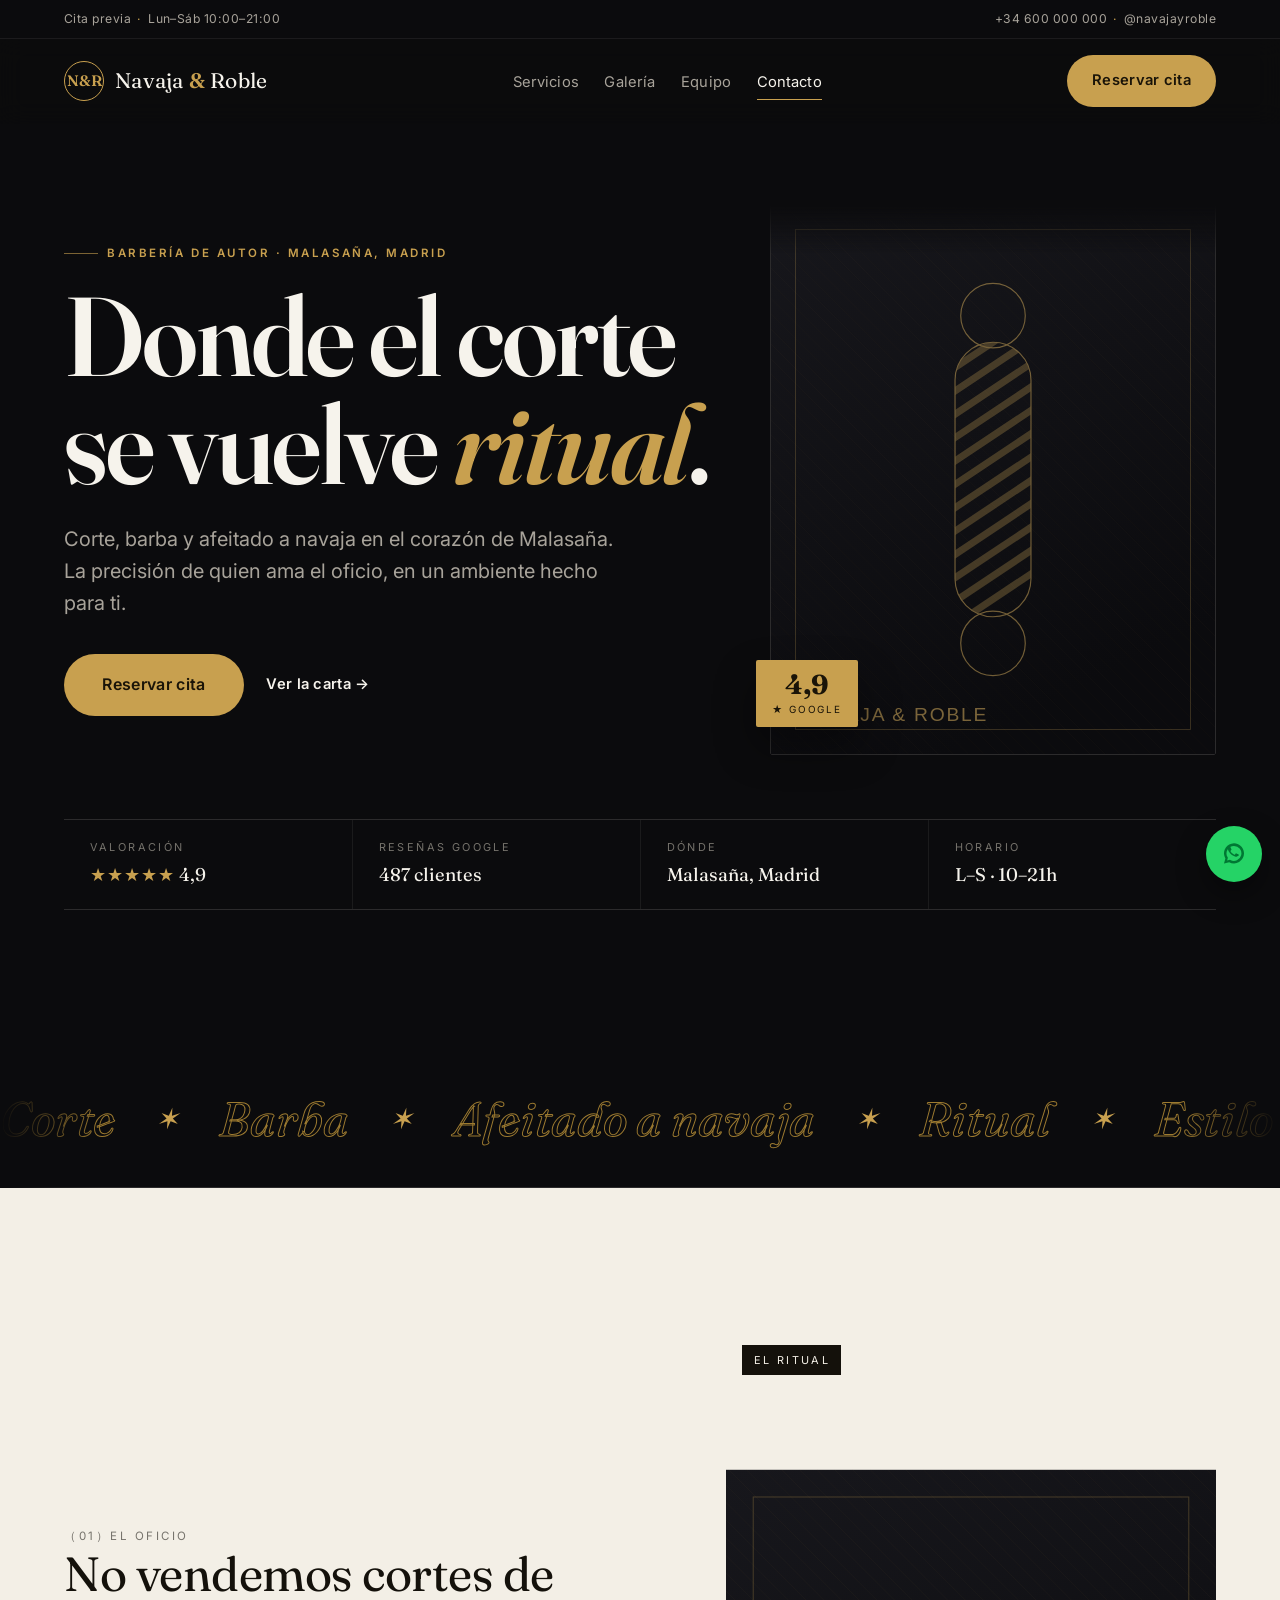
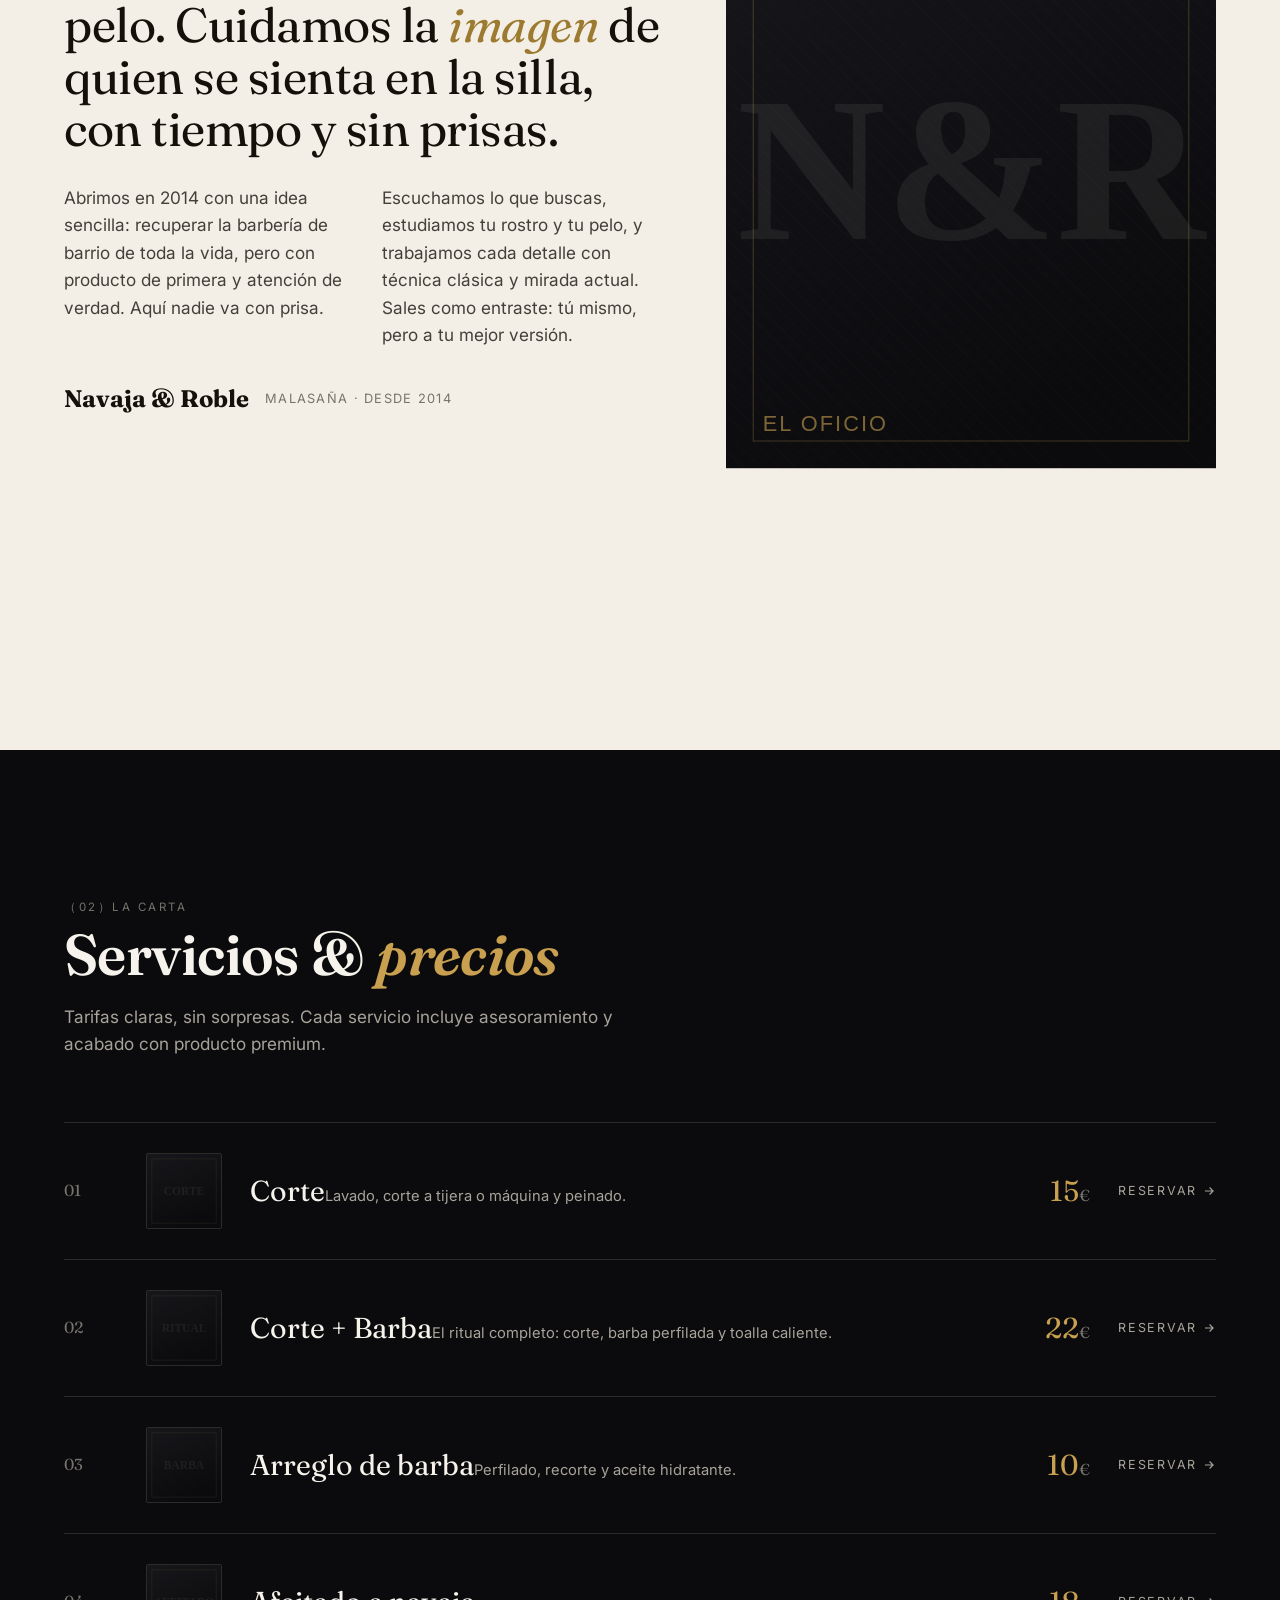
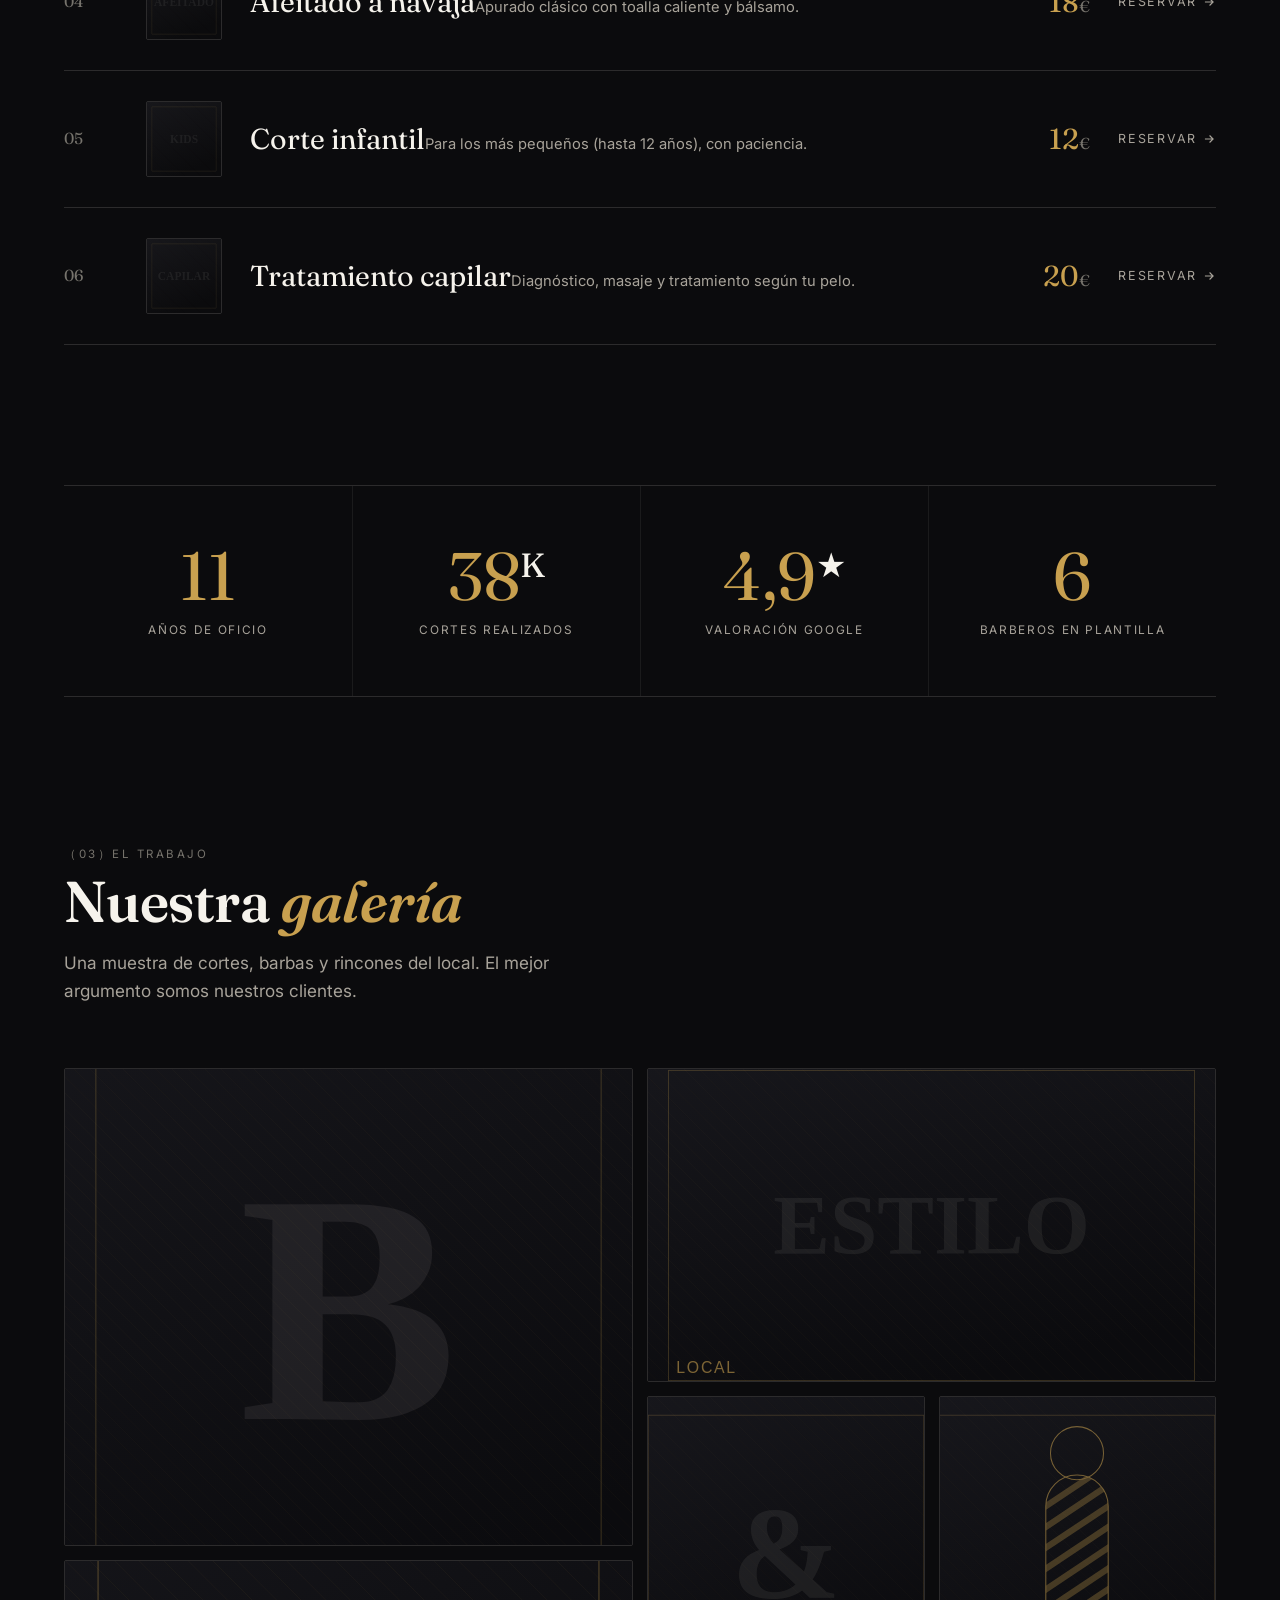
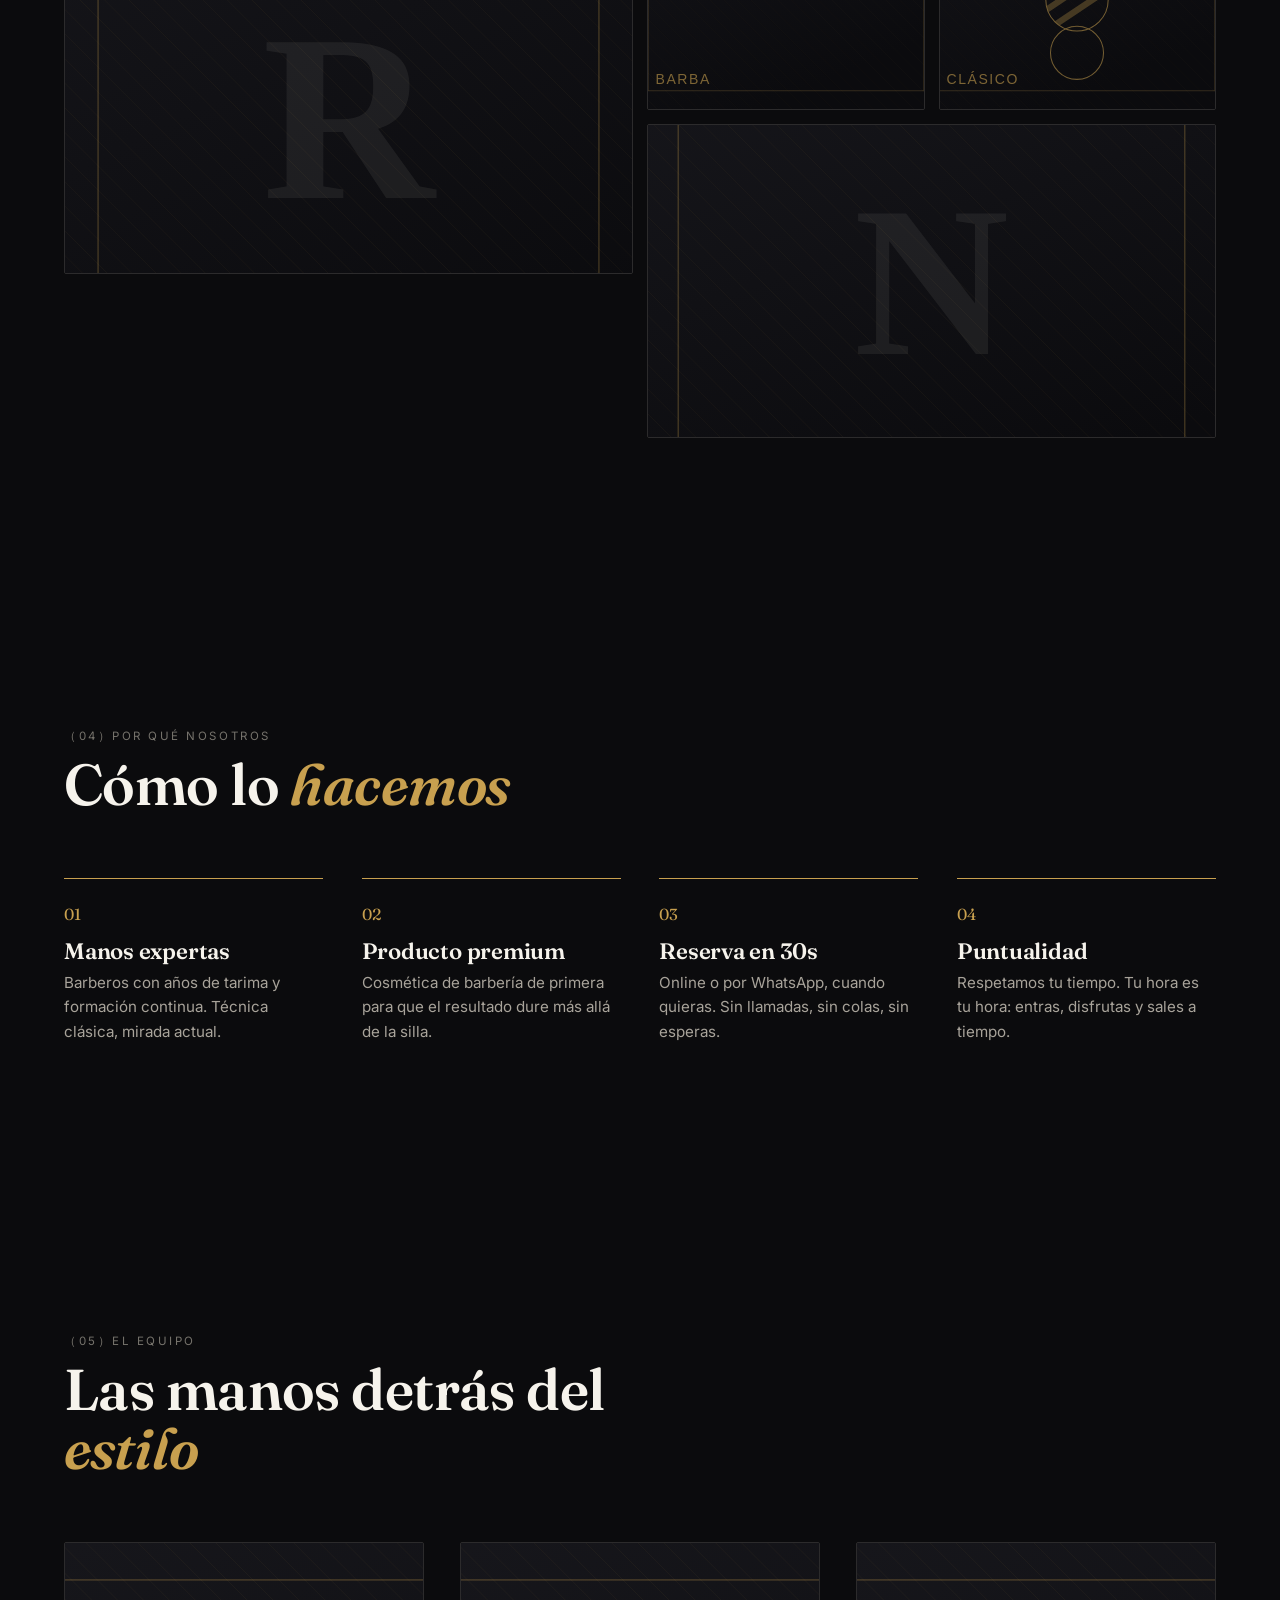
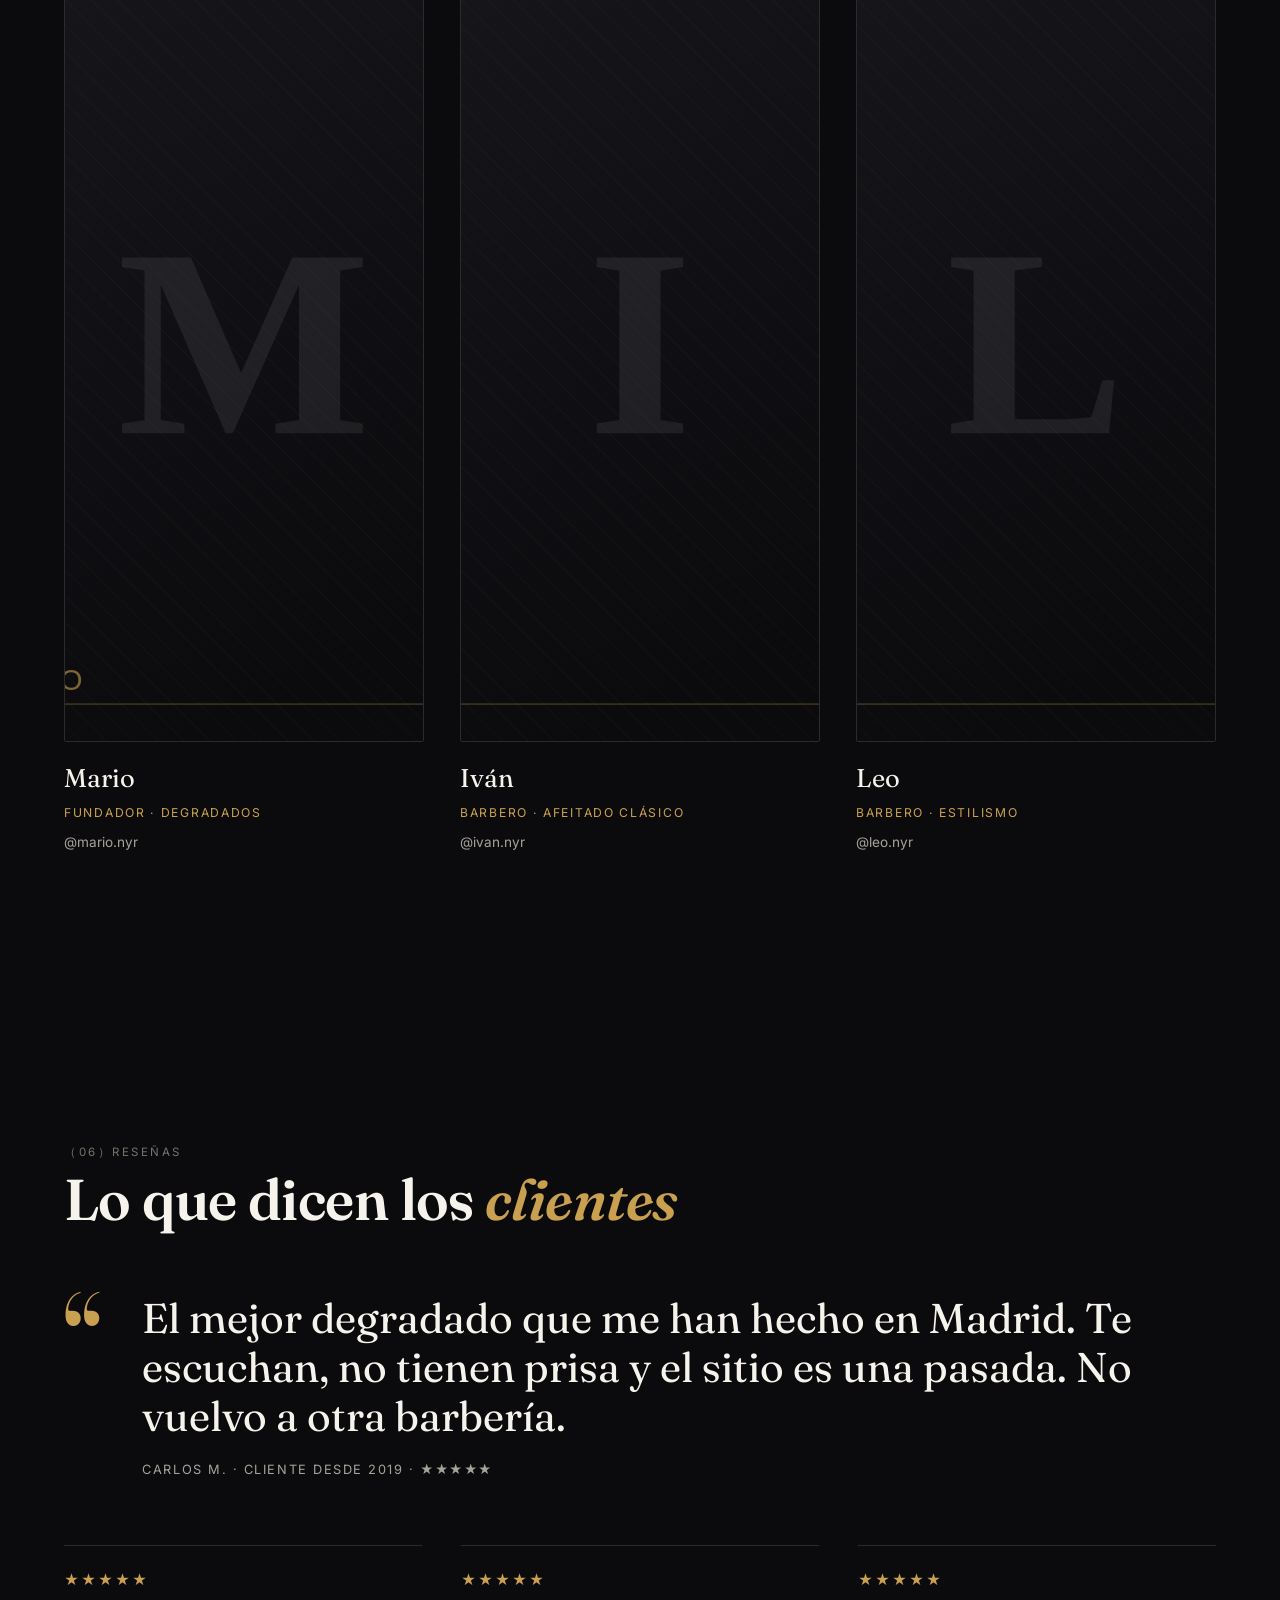
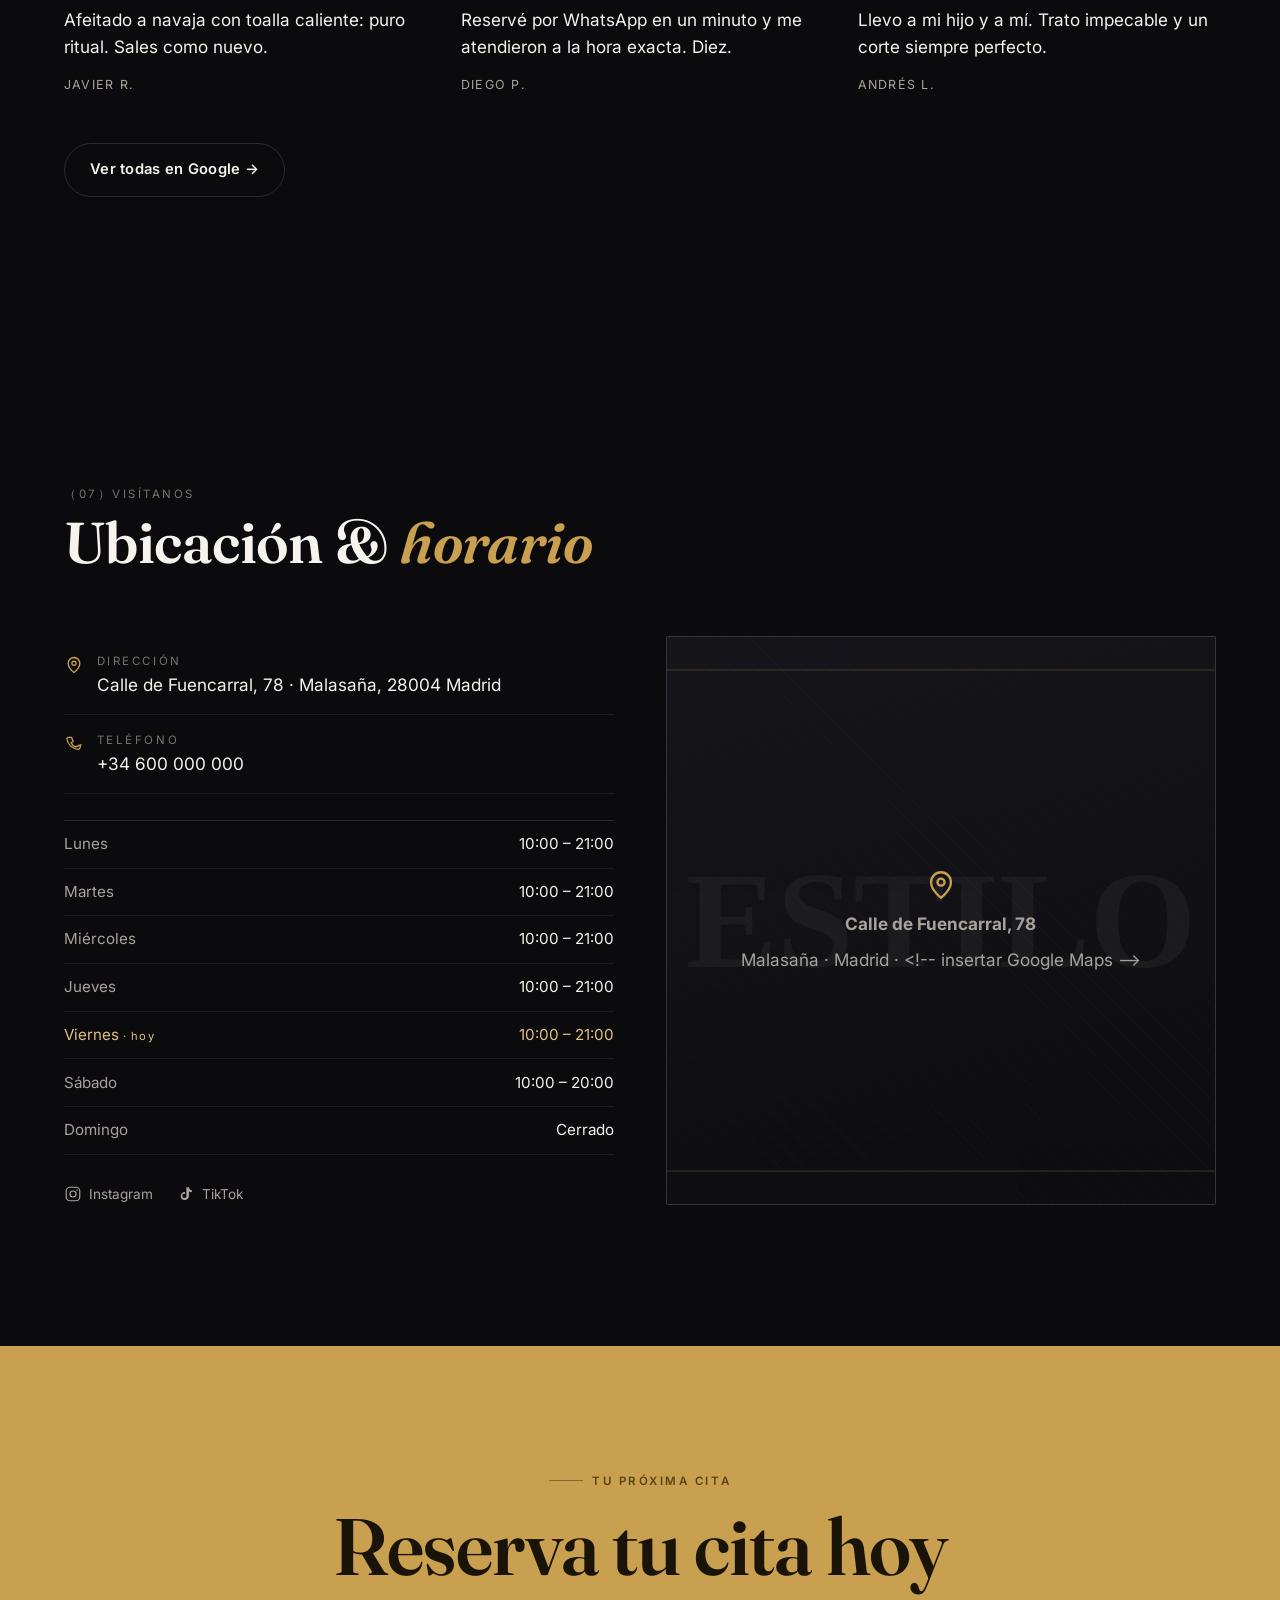
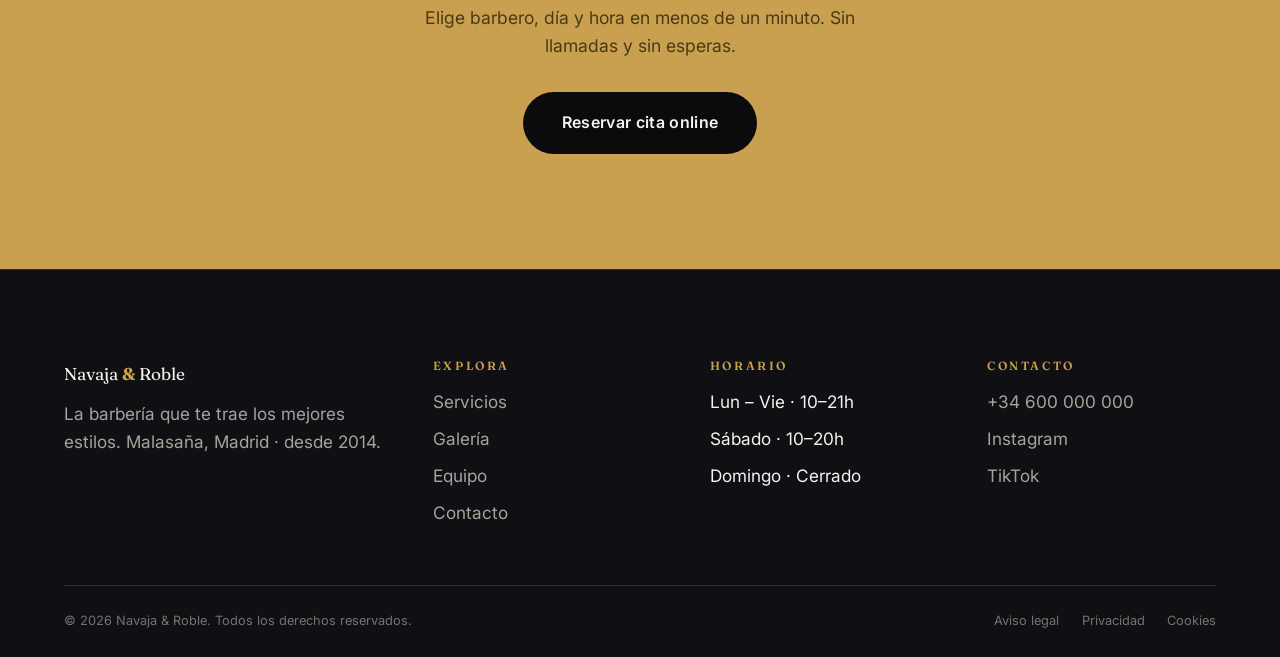
<file: barberia-pro/index.html>
<!DOCTYPE html>
<html lang="es">
<head>
  <meta charset="UTF-8" />
  <meta name="viewport" content="width=device-width, initial-scale=1" />
  <meta name="theme-color" content="#0B0B0D" />

  <!-- SEO -->
  <title>Navaja &amp; Roble · Barbería de autor en Malasaña, Madrid</title>
  <meta name="description" content="Barbería de autor en Malasaña. Corte, barba y afeitado a navaja con la precisión de quien ama el oficio. Reserva tu cita online en 30 segundos." />
  <link rel="canonical" href="https://www.navajayroble.es/" />

  <!-- Open Graph -->
  <meta property="og:type" content="website" />
  <meta property="og:title" content="Navaja &amp; Roble · Barbería de autor en Malasaña" />
  <meta property="og:description" content="Corte, barba y afeitado a navaja en el corazón de Malasaña. Reserva online en 30 segundos." />
  <meta property="og:image" content="https://www.navajayroble.es/assets/img/hero.svg" />
  <meta property="og:locale" content="es_ES" />
  <meta name="twitter:card" content="summary_large_image" />

  <!-- Tipografías -->
  <link rel="preconnect" href="https://fonts.googleapis.com" />
  <link rel="preconnect" href="https://fonts.gstatic.com" crossorigin />
  <link href="https://fonts.googleapis.com/css2?family=Fraunces:ital,opsz,wght@0,9..144,400;0,9..144,500;0,9..144,600;1,9..144,400;1,9..144,600&family=Inter:wght@400;500;600;700&display=swap" rel="stylesheet" />

  <link rel="stylesheet" href="styles.css" />
  <link rel="stylesheet" href="booking.css" />

  <!-- Datos estructurados para Google -->
  <script type="application/ld+json">
  {
    "@context": "https://schema.org",
    "@type": "BarberShop",
    "name": "Navaja & Roble",
    "image": "https://www.navajayroble.es/assets/img/hero.svg",
    "url": "https://www.navajayroble.es/",
    "telephone": "+34600000000",
    "priceRange": "€€",
    "address": {
      "@type": "PostalAddress",
      "streetAddress": "Calle de Fuencarral, 78",
      "addressLocality": "Madrid",
      "postalCode": "28004",
      "addressCountry": "ES"
    },
    "geo": { "@type": "GeoCoordinates", "latitude": 40.4256, "longitude": -3.7008 },
    "openingHoursSpecification": [
      { "@type": "OpeningHoursSpecification", "dayOfWeek": ["Monday","Tuesday","Wednesday","Thursday","Friday"], "opens": "10:00", "closes": "21:00" },
      { "@type": "OpeningHoursSpecification", "dayOfWeek": "Saturday", "opens": "10:00", "closes": "20:00" }
    ],
    "aggregateRating": { "@type": "AggregateRating", "ratingValue": "4.9", "reviewCount": "487" },
    "sameAs": [ "https://instagram.com/navajayroble", "https://tiktok.com/@navajayroble" ]
  }
  </script>
</head>

<body>
  <a class="skip-link" href="#main">Saltar al contenido</a>

  <!-- ============================== TOPBAR ============================== -->
  <div class="topbar">
    <div class="container topbar__inner">
      <span class="topbar__item">Cita previa <span class="dot">·</span> Lun&ndash;Sáb 10:00&ndash;21:00</span>
      <span class="topbar__item">
        <a href="tel:+34600000000">+34 600 000 000</a>
        <span class="dot">·</span>
        <a href="https://instagram.com/navajayroble" target="_blank" rel="noopener">@navajayroble</a>
      </span>
    </div>
  </div>

  <!-- ============================== HEADER ============================== -->
  <header class="site-header" id="top">
    <div class="container">
      <nav class="nav" aria-label="Principal">
        <a class="brand" href="#top" aria-label="Navaja y Roble, inicio">
          <span class="brand__mark" aria-hidden="true">N&amp;R</span>
          <span class="brand__name">Navaja <b>&amp;</b> Roble</span>
        </a>

        <ul class="nav__list">
          <li><a class="nav__link" href="#servicios">Servicios</a></li>
          <li><a class="nav__link" href="#galeria">Galería</a></li>
          <li><a class="nav__link" href="#equipo">Equipo</a></li>
          <li><a class="nav__link" href="#contacto">Contacto</a></li>
        </ul>

        <div class="nav__actions">
          <a class="btn btn--primary js-book" href="#reserva">Reservar cita</a>
          <button class="nav-toggle" id="navToggle" aria-expanded="false" aria-controls="mobileMenu" aria-label="Abrir menú">
            <span class="nav-toggle__box" aria-hidden="true"><span class="nav-toggle__bar"></span></span>
          </button>
        </div>
      </nav>
    </div>
  </header>

  <!-- Menú móvil -->
  <div class="mobile-menu" id="mobileMenu" aria-hidden="true">
    <a class="m-link" href="#servicios">Servicios <span>01</span></a>
    <a class="m-link" href="#galeria">Galería <span>02</span></a>
    <a class="m-link" href="#equipo">Equipo <span>03</span></a>
    <a class="m-link" href="#contacto">Contacto <span>04</span></a>
    <a class="btn btn--primary btn--block js-book" href="#reserva">Reservar cita</a>
    <div class="mobile-menu__foot">
      <a href="tel:+34600000000">+34 600 000 000</a>
      <span>C/ Fuencarral 78 · Malasaña, Madrid</span>
    </div>
  </div>

  <main id="main">
    <!-- ============================== HERO ============================== -->
    <section class="hero section" aria-label="Presentación">
      <div class="container">
        <div class="hero__inner">
          <div class="hero__content">
            <span class="eyebrow">Barbería de autor · Malasaña, Madrid</span>
            <h1 class="hero__title">Donde el corte<br />se vuelve <em>ritual</em>.</h1>
            <p class="hero__lead">Corte, barba y afeitado a navaja en el corazón de Malasaña. La precisión de quien ama el oficio, en un ambiente hecho para ti.</p>
            <div class="hero__actions">
              <a class="btn btn--primary btn--lg js-book" href="#reserva">Reservar cita</a>
              <a class="btn btn--link" href="#servicios">Ver la carta &rarr;</a>
            </div>
          </div>

          <div class="hero__panel">
            <!-- SUSTITUIR: foto vertical potente del local o de un corte (1080x1350 aprox.) -->
            <img class="hero__art" src="assets/img/hero.svg" width="760" height="940"
                 alt="Interior de la barbería Navaja & Roble" />
            <div class="hero__badge"><b>4,9</b><span>★ Google</span></div>
          </div>
        </div>

        <!-- Masthead tipo cabecera de revista -->
        <div class="masthead">
          <div class="masthead__item">
            <span class="masthead__k">Valoración</span>
            <span class="masthead__v"><span class="stars" aria-hidden="true">★★★★★</span> 4,9</span>
          </div>
          <div class="masthead__item">
            <span class="masthead__k">Reseñas Google</span>
            <span class="masthead__v">487 clientes</span>
          </div>
          <div class="masthead__item">
            <span class="masthead__k">Dónde</span>
            <span class="masthead__v">Malasaña, Madrid</span>
          </div>
          <div class="masthead__item">
            <span class="masthead__k">Horario</span>
            <span class="masthead__v">L&ndash;S · 10&ndash;21h</span>
          </div>
        </div>
      </div>
    </section>

    <!-- ============================== MARQUEE ============================== -->
    <div class="marquee" aria-hidden="true">
      <div class="marquee__track">
        <span class="marquee__item">Corte</span><span class="marquee__item">Barba</span>
        <span class="marquee__item">Afeitado a navaja</span><span class="marquee__item">Ritual</span>
        <span class="marquee__item">Estilo</span><span class="marquee__item">Oficio</span>
        <span class="marquee__item">Corte</span><span class="marquee__item">Barba</span>
        <span class="marquee__item">Afeitado a navaja</span><span class="marquee__item">Ritual</span>
        <span class="marquee__item">Estilo</span><span class="marquee__item">Oficio</span>
      </div>
    </div>

    <!-- ============================== MANIFESTO (crema) ============================== -->
    <section class="section section--bone" aria-labelledby="manifesto-title">
      <div class="container">
        <div class="manifesto__grid">
          <div class="reveal">
            <span class="section__index">（01）El oficio</span>
            <p class="manifesto__statement" id="manifesto-title">No vendemos cortes de pelo. Cuidamos la <em>imagen</em> de quien se sienta en la silla, con tiempo y sin prisas.</p>
            <div class="manifesto__cols">
              <p>Abrimos en 2014 con una idea sencilla: recuperar la barbería de barrio de toda la vida, pero con producto de primera y atención de verdad. Aquí nadie va con prisa.</p>
              <p>Escuchamos lo que buscas, estudiamos tu rostro y tu pelo, y trabajamos cada detalle con técnica clásica y mirada actual. Sales como entraste: tú mismo, pero a tu mejor versión.</p>
            </div>
            <div class="manifesto__sign">
              <b>Navaja &amp; Roble</b>
              <span>Malasaña · desde 2014</span>
            </div>
          </div>
          <div class="manifesto__art reveal">
            <!-- SUSTITUIR: foto ambiente del local (720x880 aprox.) -->
            <img src="assets/img/about.svg" width="720" height="880" loading="lazy"
                 alt="Detalle del ambiente de la barbería" />
            <span class="tag">El ritual</span>
          </div>
        </div>
      </div>
    </section>

    <!-- ============================== SERVICIOS ============================== -->
    <section class="section services" id="servicios" aria-labelledby="serv-title">
      <div class="container">
        <div class="section__head reveal">
          <span class="section__index">（02）La carta</span>
          <h2 class="section__title" id="serv-title">Servicios &amp; <em>precios</em></h2>
          <p class="section__intro">Tarifas claras, sin sorpresas. Cada servicio incluye asesoramiento y acabado con producto premium.</p>
        </div>

        <div class="services__list">
          <!-- fila -->
          <a class="svc js-book reveal" href="#reserva" aria-label="Reservar Corte, 15 euros">
            <span class="svc__num">01</span>
            <img class="svc__thumb" src="assets/img/thumb-corte.svg" width="76" height="76" loading="lazy" alt="" />
            <span class="svc__body"><span class="svc__name">Corte</span><span class="svc__desc">Lavado, corte a tijera o máquina y peinado.</span></span>
            <span class="svc__price">15<small>€</small></span>
            <span class="svc__cta">Reservar <svg viewBox="0 0 24 24" fill="none" stroke="currentColor" stroke-width="2" aria-hidden="true"><path d="M5 12h14M13 6l6 6-6 6"/></svg></span>
          </a>

          <a class="svc js-book reveal" href="#reserva" aria-label="Reservar Corte y Barba, 22 euros">
            <span class="svc__num">02</span>
            <img class="svc__thumb" src="assets/img/thumb-ritual.svg" width="76" height="76" loading="lazy" alt="" />
            <span class="svc__body"><span class="svc__name">Corte + Barba</span><span class="svc__desc">El ritual completo: corte, barba perfilada y toalla caliente.</span></span>
            <span class="svc__price">22<small>€</small></span>
            <span class="svc__cta">Reservar <svg viewBox="0 0 24 24" fill="none" stroke="currentColor" stroke-width="2" aria-hidden="true"><path d="M5 12h14M13 6l6 6-6 6"/></svg></span>
          </a>

          <a class="svc js-book reveal" href="#reserva" aria-label="Reservar Arreglo de barba, 10 euros">
            <span class="svc__num">03</span>
            <img class="svc__thumb" src="assets/img/thumb-barba.svg" width="76" height="76" loading="lazy" alt="" />
            <span class="svc__body"><span class="svc__name">Arreglo de barba</span><span class="svc__desc">Perfilado, recorte y aceite hidratante.</span></span>
            <span class="svc__price">10<small>€</small></span>
            <span class="svc__cta">Reservar <svg viewBox="0 0 24 24" fill="none" stroke="currentColor" stroke-width="2" aria-hidden="true"><path d="M5 12h14M13 6l6 6-6 6"/></svg></span>
          </a>

          <a class="svc js-book reveal" href="#reserva" aria-label="Reservar Afeitado a navaja, 18 euros">
            <span class="svc__num">04</span>
            <img class="svc__thumb" src="assets/img/thumb-afeitado.svg" width="76" height="76" loading="lazy" alt="" />
            <span class="svc__body"><span class="svc__name">Afeitado a navaja</span><span class="svc__desc">Apurado clásico con toalla caliente y bálsamo.</span></span>
            <span class="svc__price">18<small>€</small></span>
            <span class="svc__cta">Reservar <svg viewBox="0 0 24 24" fill="none" stroke="currentColor" stroke-width="2" aria-hidden="true"><path d="M5 12h14M13 6l6 6-6 6"/></svg></span>
          </a>

          <a class="svc js-book reveal" href="#reserva" aria-label="Reservar Corte infantil, 12 euros">
            <span class="svc__num">05</span>
            <img class="svc__thumb" src="assets/img/thumb-nino.svg" width="76" height="76" loading="lazy" alt="" />
            <span class="svc__body"><span class="svc__name">Corte infantil</span><span class="svc__desc">Para los más pequeños (hasta 12 años), con paciencia.</span></span>
            <span class="svc__price">12<small>€</small></span>
            <span class="svc__cta">Reservar <svg viewBox="0 0 24 24" fill="none" stroke="currentColor" stroke-width="2" aria-hidden="true"><path d="M5 12h14M13 6l6 6-6 6"/></svg></span>
          </a>

          <a class="svc js-book reveal" href="#reserva" aria-label="Reservar Tratamiento capilar, 20 euros">
            <span class="svc__num">06</span>
            <img class="svc__thumb" src="assets/img/thumb-capilar.svg" width="76" height="76" loading="lazy" alt="" />
            <span class="svc__body"><span class="svc__name">Tratamiento capilar</span><span class="svc__desc">Diagnóstico, masaje y tratamiento según tu pelo.</span></span>
            <span class="svc__price">20<small>€</small></span>
            <span class="svc__cta">Reservar <svg viewBox="0 0 24 24" fill="none" stroke="currentColor" stroke-width="2" aria-hidden="true"><path d="M5 12h14M13 6l6 6-6 6"/></svg></span>
          </a>
        </div>
      </div>
    </section>

    <!-- ============================== STATS ============================== -->
    <section class="section" aria-label="En cifras" style="padding-block: 0;">
      <div class="container">
        <div class="stats reveal">
          <div class="stat"><div class="stat__num">11</div><div class="stat__label">Años de oficio</div></div>
          <div class="stat"><div class="stat__num">38<em>K</em></div><div class="stat__label">Cortes realizados</div></div>
          <div class="stat"><div class="stat__num">4,9<em>★</em></div><div class="stat__label">Valoración Google</div></div>
          <div class="stat"><div class="stat__num">6</div><div class="stat__label">Barberos en plantilla</div></div>
        </div>
      </div>
    </section>

    <!-- ============================== GALERÍA ============================== -->
    <section class="section" id="galeria" aria-labelledby="gal-title">
      <div class="container">
        <div class="section__head reveal">
          <span class="section__index">（03）El trabajo</span>
          <h2 class="section__title" id="gal-title">Nuestra <em>galería</em></h2>
          <p class="section__intro">Una muestra de cortes, barbas y rincones del local. El mejor argumento somos nuestros clientes.</p>
        </div>

        <div class="gallery__grid reveal">
          <!-- SUSTITUIR cada imagen por fotografía real de cortes / local -->
          <figure class="tile tile--a"><img src="assets/img/gal-1.svg" width="900" height="1140" loading="lazy" alt="Corte degradado con barba perfilada" /><figcaption class="tile__cap">Degradado &amp; barba</figcaption></figure>
          <figure class="tile tile--b"><img src="assets/img/gal-4.svg" width="1000" height="620" loading="lazy" alt="Vista del local de la barbería" /><figcaption class="tile__cap">El local</figcaption></figure>
          <figure class="tile tile--c"><img src="assets/img/gal-2.svg" width="600" height="600" loading="lazy" alt="Detalle de barba arreglada" /><figcaption class="tile__cap">Barba</figcaption></figure>
          <figure class="tile tile--d"><img src="assets/img/gal-3.svg" width="600" height="600" loading="lazy" alt="Corte clásico con raya marcada" /><figcaption class="tile__cap">Clásico</figcaption></figure>
          <figure class="tile tile--e"><img src="assets/img/gal-5.svg" width="600" height="760" loading="lazy" alt="Afeitado a navaja en proceso" /><figcaption class="tile__cap">Navaja</figcaption></figure>
          <figure class="tile tile--f"><img src="assets/img/gal-6.svg" width="600" height="540" loading="lazy" alt="Detalle de acabado y peinado" /><figcaption class="tile__cap">El detalle</figcaption></figure>
        </div>
      </div>
    </section>

    <!-- ============================== VALORES ============================== -->
    <section class="section" aria-labelledby="why-title">
      <div class="container">
        <div class="section__head reveal">
          <span class="section__index">（04）Por qué nosotros</span>
          <h2 class="section__title" id="why-title">Cómo lo <em>hacemos</em></h2>
        </div>
        <div class="values__grid">
          <div class="value reveal"><div class="value__num">01</div><h3 class="value__title">Manos expertas</h3><p class="value__text">Barberos con años de tarima y formación continua. Técnica clásica, mirada actual.</p></div>
          <div class="value reveal"><div class="value__num">02</div><h3 class="value__title">Producto premium</h3><p class="value__text">Cosmética de barbería de primera para que el resultado dure más allá de la silla.</p></div>
          <div class="value reveal"><div class="value__num">03</div><h3 class="value__title">Reserva en 30s</h3><p class="value__text">Online o por WhatsApp, cuando quieras. Sin llamadas, sin colas, sin esperas.</p></div>
          <div class="value reveal"><div class="value__num">04</div><h3 class="value__title">Puntualidad</h3><p class="value__text">Respetamos tu tiempo. Tu hora es tu hora: entras, disfrutas y sales a tiempo.</p></div>
        </div>
      </div>
    </section>

    <!-- ============================== EQUIPO ============================== -->
    <section class="section" id="equipo" aria-labelledby="team-title">
      <div class="container">
        <div class="section__head reveal">
          <span class="section__index">（05）El equipo</span>
          <h2 class="section__title" id="team-title">Las manos detrás del <em>estilo</em></h2>
        </div>
        <div class="team__grid">
          <figure class="member reveal">
            <!-- SUSTITUIR: retrato del barbero (640x800) -->
            <img class="member__photo" src="assets/img/team-1.svg" width="640" height="800" loading="lazy" alt="Retrato de Mario, barbero" />
            <figcaption>
              <div class="member__name">Mario</div>
              <div class="member__role">Fundador · Degradados</div>
              <a class="member__social" href="https://instagram.com/navajayroble" target="_blank" rel="noopener">@mario.nyr</a>
            </figcaption>
          </figure>
          <figure class="member reveal">
            <img class="member__photo" src="assets/img/team-2.svg" width="640" height="800" loading="lazy" alt="Retrato de Iván, barbero" />
            <figcaption>
              <div class="member__name">Iván</div>
              <div class="member__role">Barbero · Afeitado clásico</div>
              <a class="member__social" href="https://instagram.com/navajayroble" target="_blank" rel="noopener">@ivan.nyr</a>
            </figcaption>
          </figure>
          <figure class="member reveal">
            <img class="member__photo" src="assets/img/team-3.svg" width="640" height="800" loading="lazy" alt="Retrato de Leo, barbero" />
            <figcaption>
              <div class="member__name">Leo</div>
              <div class="member__role">Barbero · Estilismo</div>
              <a class="member__social" href="https://instagram.com/navajayroble" target="_blank" rel="noopener">@leo.nyr</a>
            </figcaption>
          </figure>
        </div>
      </div>
    </section>

    <!-- ============================== RESEÑAS ============================== -->
    <section class="section" aria-labelledby="rev-title">
      <div class="container">
        <div class="section__head reveal">
          <span class="section__index">（06）Reseñas</span>
          <h2 class="section__title" id="rev-title">Lo que dicen los <em>clientes</em></h2>
        </div>

        <blockquote class="reviews__feature reveal">
          <span class="quote__mark" aria-hidden="true">“</span>
          <div>
            <p class="quote__text">El mejor degradado que me han hecho en Madrid. Te escuchan, no tienen prisa y el sitio es una pasada. No vuelvo a otra barbería.</p>
            <footer class="quote__who">Carlos M. · cliente desde 2019 · ★★★★★</footer>
          </div>
        </blockquote>

        <div class="reviews__grid">
          <blockquote class="review reveal">
            <div class="review__stars" aria-label="5 sobre 5">★★★★★</div>
            <p class="review__text">Afeitado a navaja con toalla caliente: puro ritual. Sales como nuevo.</p>
            <footer class="review__who">Javier R.</footer>
          </blockquote>
          <blockquote class="review reveal">
            <div class="review__stars" aria-label="5 sobre 5">★★★★★</div>
            <p class="review__text">Reservé por WhatsApp en un minuto y me atendieron a la hora exacta. Diez.</p>
            <footer class="review__who">Diego P.</footer>
          </blockquote>
          <blockquote class="review reveal">
            <div class="review__stars" aria-label="5 sobre 5">★★★★★</div>
            <p class="review__text">Llevo a mi hijo y a mí. Trato impecable y un corte siempre perfecto.</p>
            <footer class="review__who">Andrés L.</footer>
          </blockquote>
        </div>

        <div class="reviews__cta reveal">
          <a class="btn btn--ghost" href="https://www.google.com/maps" target="_blank" rel="noopener">Ver todas en Google &rarr;</a>
        </div>
      </div>
    </section>

    <!-- ============================== CONTACTO ============================== -->
    <section class="section" id="contacto" aria-labelledby="con-title">
      <div class="container">
        <div class="section__head reveal">
          <span class="section__index">（07）Visítanos</span>
          <h2 class="section__title" id="con-title">Ubicación &amp; <em>horario</em></h2>
        </div>

        <div class="contact__grid">
          <div class="contact__details reveal">
            <div class="info__row">
              <svg viewBox="0 0 24 24" fill="none" stroke="currentColor" stroke-width="1.6" aria-hidden="true"><path d="M12 21s-7-5.3-7-11a7 7 0 0 1 14 0c0 5.7-7 11-7 11Z"/><circle cx="12" cy="10" r="2.5"/></svg>
              <div><div class="info__k">Dirección</div><a href="https://www.google.com/maps" target="_blank" rel="noopener">Calle de Fuencarral, 78 · Malasaña, 28004 Madrid</a></div>
            </div>
            <div class="info__row">
              <svg viewBox="0 0 24 24" fill="none" stroke="currentColor" stroke-width="1.6" aria-hidden="true"><path d="M5 4h4l2 5-2.5 1.5a11 11 0 0 0 5 5L20 13l-1 4a2 2 0 0 1-2 1.5A15 15 0 0 1 3.5 6 2 2 0 0 1 5 4Z"/></svg>
              <div><div class="info__k">Teléfono</div><a href="tel:+34600000000">+34 600 000 000</a></div>
            </div>

            <div class="hours" aria-label="Horario semanal">
              <div class="hours__row" data-day="1"><span class="hours__day">Lunes</span><span class="hours__time">10:00 – 21:00</span></div>
              <div class="hours__row" data-day="2"><span class="hours__day">Martes</span><span class="hours__time">10:00 – 21:00</span></div>
              <div class="hours__row" data-day="3"><span class="hours__day">Miércoles</span><span class="hours__time">10:00 – 21:00</span></div>
              <div class="hours__row" data-day="4"><span class="hours__day">Jueves</span><span class="hours__time">10:00 – 21:00</span></div>
              <div class="hours__row" data-day="5"><span class="hours__day">Viernes</span><span class="hours__time">10:00 – 21:00</span></div>
              <div class="hours__row" data-day="6"><span class="hours__day">Sábado</span><span class="hours__time">10:00 – 20:00</span></div>
              <div class="hours__row" data-day="0"><span class="hours__day">Domingo</span><span class="hours__time">Cerrado</span></div>
            </div>

            <div class="socials">
              <a href="https://instagram.com/navajayroble" target="_blank" rel="noopener">
                <svg viewBox="0 0 24 24" fill="none" stroke="currentColor" stroke-width="1.6" aria-hidden="true"><rect x="3" y="3" width="18" height="18" rx="5"/><circle cx="12" cy="12" r="4"/><circle cx="17.5" cy="6.5" r="1" fill="currentColor" stroke="none"/></svg>
                Instagram
              </a>
              <a href="https://tiktok.com/@navajayroble" target="_blank" rel="noopener">
                <svg viewBox="0 0 24 24" fill="currentColor" aria-hidden="true"><path d="M16 3c.3 2.2 1.6 3.7 3.8 3.9v2.6c-1.3.1-2.5-.3-3.8-1v5.9c0 3.4-2.6 5.6-5.7 5.6A5.5 5.5 0 0 1 5 14.5C5 11.4 7.5 9 10.8 9.3v2.7a2.7 2.7 0 0 0-1-.2 2.7 2.7 0 1 0 2.7 2.7V3H16Z"/></svg>
                TikTok
              </a>
            </div>
          </div>

          <!-- SUSTITUIR: este bloque por el <iframe> real de Google Maps -->
          <div class="map-frame reveal">
            <img src="assets/img/gal-4.svg" alt="" aria-hidden="true" />
            <div class="pin">
              <svg viewBox="0 0 24 24" fill="none" stroke="currentColor" stroke-width="1.6" aria-hidden="true"><path d="M12 21s-7-5.3-7-11a7 7 0 0 1 14 0c0 5.7-7 11-7 11Z"/><circle cx="12" cy="10" r="2.5"/></svg>
              <strong>Calle de Fuencarral, 78</strong>
              <span>Malasaña · Madrid · &lt;!-- insertar Google Maps --&gt;</span>
            </div>
          </div>
        </div>
      </div>
    </section>
  </main>

  <!-- ============================== CTA FINAL ============================== -->
  <section class="cta-final" id="reserva">
    <div class="container cta-final__inner">
      <span class="eyebrow eyebrow--center">Tu próxima cita</span>
      <h2 class="cta-final__title">Reserva tu cita hoy</h2>
      <p class="cta-final__text">Elige barbero, día y hora en menos de un minuto. Sin llamadas y sin esperas.</p>
      <a class="btn btn--dark btn--lg js-book" href="#reserva">Reservar cita online</a>
    </div>
  </section>

  <!-- ============================== FOOTER ============================== -->
  <footer class="site-footer">
    <div class="container">
      <div class="footer__top">
        <div class="footer__brand">
          <div class="footer__brandname">Navaja <b>&amp;</b> Roble</div>
          <p class="footer__tagline">La barbería que te trae los mejores estilos. Malasaña, Madrid · desde 2014.</p>
        </div>
        <div>
          <h3 class="footer__title">Explora</h3>
          <ul class="footer__links">
            <li><a href="#servicios">Servicios</a></li>
            <li><a href="#galeria">Galería</a></li>
            <li><a href="#equipo">Equipo</a></li>
            <li><a href="#contacto">Contacto</a></li>
          </ul>
        </div>
        <div>
          <h3 class="footer__title">Horario</h3>
          <ul class="footer__links">
            <li>Lun – Vie · 10–21h</li>
            <li>Sábado · 10–20h</li>
            <li>Domingo · Cerrado</li>
          </ul>
        </div>
        <div>
          <h3 class="footer__title">Contacto</h3>
          <ul class="footer__links">
            <li><a href="tel:+34600000000">+34 600 000 000</a></li>
            <li><a href="https://instagram.com/navajayroble" target="_blank" rel="noopener">Instagram</a></li>
            <li><a href="https://tiktok.com/@navajayroble" target="_blank" rel="noopener">TikTok</a></li>
          </ul>
        </div>
      </div>
      <div class="footer__bottom">
        <span>© <span id="year">2026</span> Navaja &amp; Roble. Todos los derechos reservados.</span>
        <div class="footer__legal">
          <a href="#">Aviso legal</a>
          <a href="#">Privacidad</a>
          <a href="#">Cookies</a>
        </div>
      </div>
    </div>
  </footer>

  <!-- WhatsApp flotante -->
  <a class="wa-float" id="waFloat" href="https://wa.me/34600000000" target="_blank" rel="noopener" aria-label="Escríbenos por WhatsApp">
    <svg viewBox="0 0 24 24" fill="currentColor" aria-hidden="true"><path d="M20 11.5a8 8 0 0 1-11.9 7L4 19.5l1.1-4A8 8 0 1 1 20 11.5Zm-8-6a6 6 0 0 0-5.1 9.1l.2.4-.6 2.2 2.2-.6.4.2A6 6 0 1 0 12 5.5Zm3.4 7.7c-.2.5-1 .9-1.4.9-.4.1-.8.1-2.5-.7-2.1-1-3.4-3.2-3.5-3.3-.1-.2-.8-1.1-.8-2 0-1 .5-1.4.7-1.6.2-.2.4-.2.5-.2h.4c.2 0 .3 0 .5.4l.6 1.5c.1.1.1.3 0 .4l-.3.4-.3.3c-.1.1-.2.3-.1.5.1.2.6 1 1.3 1.6.9.8 1.6 1 1.8 1.1.2.1.3.1.5-.1l.6-.8c.1-.2.3-.1.5-.1l1.5.7c.2.1.3.2.4.3.1.2.1.6-.1 1.1Z"/></svg>
  </a>

  <!-- Barra de reserva fija (móvil) -->
  <div class="mobile-bar">
    <a class="btn btn--call" href="tel:+34600000000" aria-label="Llamar">
      <svg viewBox="0 0 24 24" fill="none" stroke="currentColor" stroke-width="1.7" aria-hidden="true"><path d="M5 4h4l2 5-2.5 1.5a11 11 0 0 0 5 5L20 13l-1 4a2 2 0 0 1-2 1.5A15 15 0 0 1 3.5 6 2 2 0 0 1 5 4Z"/></svg>
    </a>
    <a class="btn btn--primary js-book" href="#reserva">Reservar cita</a>
  </div>

  <!-- ============================== MODAL DE RESERVA ============================== -->
  <div class="bk" id="booking" role="dialog" aria-modal="true" aria-label="Reservar cita" aria-hidden="true">
    <div class="bk__backdrop" data-bk-close></div>
    <div class="bk__dialog" role="document">
      <header class="bk__top">
        <button class="bk__back" type="button" data-bk-back hidden>‹ Atrás</button>
        <ol class="bk__steps">
          <li class="bk__step" data-s="service"><b>1</b><span class="bk__step-label">Servicio</span></li>
          <li class="bk__step" data-s="barber"><b>2</b><span class="bk__step-label">Profesional</span></li>
          <li class="bk__step" data-s="datetime"><b>3</b><span class="bk__step-label">Fecha y hora</span></li>
          <li class="bk__step" data-s="details"><b>4</b><span class="bk__step-label">Tus datos</span></li>
        </ol>
        <button class="bk__close" type="button" data-bk-close aria-label="Cerrar">
          <svg viewBox="0 0 24 24" fill="none" stroke="currentColor" stroke-width="2" aria-hidden="true"><path d="M6 6l12 12M18 6 6 18"/></svg>
        </button>
      </header>

      <div class="bk__body">
        <div class="bk__main" id="bkMain">
          <section data-step="service" hidden>
            <h2 class="bk__h">¿Qué te quieres hacer?</h2>
            <p class="bk__sub">Elige uno o varios servicios.</p>
            <div id="bkServices"></div>
          </section>

          <section data-step="barber" hidden>
            <h2 class="bk__h">Elige profesional</h2>
            <p class="bk__sub">¿Con quién quieres tu cita?</p>
            <div class="bk-pros" id="bkBarbers"></div>
          </section>

          <section data-step="datetime" hidden>
            <h2 class="bk__h">Fecha y hora</h2>
            <p class="bk__sub">Días con más disponibilidad en verde.</p>
            <div class="bk-dt">
              <div id="bkCal"></div>
              <div id="bkSlots"></div>
            </div>
          </section>

          <section data-step="details" hidden>
            <h2 class="bk__h">Tus datos</h2>
            <p class="bk__sub">Para confirmarte la cita y enviarte recordatorios.</p>
            <form class="bk-form" id="bkForm" novalidate>
              <div class="bk-field">
                <label for="bkName">Nombre y apellidos <span class="req">*</span></label>
                <input id="bkName" name="name" autocomplete="name" required />
                <div class="bk-err" data-for="name"></div>
              </div>
              <div class="bk-field">
                <label for="bkPhone">Teléfono <span class="req">*</span></label>
                <input id="bkPhone" name="phone" type="tel" autocomplete="tel" placeholder="+34 600 000 000" required />
                <div class="bk-err" data-for="phone"></div>
              </div>
              <div class="bk-field">
                <label for="bkEmail">Email <span class="req">*</span></label>
                <input id="bkEmail" name="email" type="email" autocomplete="email" placeholder="tu@email.com" required />
                <div class="bk-err" data-for="email"></div>
              </div>
              <div class="bk-field">
                <label for="bkNotes">Comentarios (opcional)</label>
                <textarea id="bkNotes" name="notes" rows="2" placeholder="Algo que debamos saber"></textarea>
              </div>
              <label class="bk-check">
                <input type="checkbox" id="bkPrivacy" required />
                <span>Acepto la <a href="#">política de privacidad</a> y el tratamiento de mis datos para gestionar la cita.</span>
              </label>
              <div class="bk-err" data-for="privacy"></div>
            </form>
          </section>

          <section data-step="done" hidden>
            <div class="bk-done" id="bkDone"></div>
          </section>
        </div>

        <aside class="bk__summary" id="bkSummary">
          <div class="bk__summary-h">Tu reserva</div>
          <div class="bk-cart" id="bkCart"></div>
          <div id="bkPick"></div>
          <button class="bk__addmore" type="button" data-bk-addmore hidden>+ Añadir otro servicio</button>
          <div class="bk__spacer"></div>
          <div class="bk__total"><span>Total <small id="bkDur" style="display:block;color:var(--smoke-2);font-size:.78rem"></small></span><b id="bkTotal">—</b></div>
          <button class="btn btn--primary bk__continue" id="bkContinue" type="button" disabled>Continuar</button>
          <div class="bk__note" id="bkNote"></div>
        </aside>
      </div>
    </div>
  </div>

  <script src="script.js"></script>
  <script src="booking.js"></script>
</body>
</html>
</file>
<file: barberia-pro/styles.css>
/* =====================================================================
   NAVAJA & ROBLE — Barbería · Edición editorial
   styles.css
   ---------------------------------------------------------------------
   Para reskinnear la marca: edita SOLO el bloque :root de abajo.
   ===================================================================== */

:root {
  /* ---- COLOR · marca ---------------------------------------------- */
  --ink:        #0B0B0D;   /* lienzo casi negro            */
  --ink-2:      #100F14;   /* superficies elevadas         */
  --ink-3:      #16161C;   /* tarjetas / paneles           */
  --bone:       #F3EFE6;   /* papel crema (sección clara)  */
  --bone-2:     #E8E1D3;   /* crema sombreado              */
  --on-bone:    #14110B;   /* texto sobre crema            */
  --gold:       #C8A04F;   /* acento principal             */
  --gold-2:     #E2C081;   /* acento claro / hover         */
  --gold-deep:  #9C7A30;   /* acento profundo              */
  --smoke:      #A8A39A;   /* texto secundario claro       */
  --smoke-2:    #76736C;   /* texto terciario              */
  --paper:      #F6F3EC;   /* texto principal sobre oscuro */

  /* ---- Líneas y veladuras ----------------------------------------- */
  --line:       rgba(243,239,230,.14);
  --line-soft:  rgba(243,239,230,.07);
  --line-bone:  rgba(20,17,11,.16);
  --gold-veil:  rgba(200,160,79,.12);

  /* ---- TIPOGRAFÍA -------------------------------------------------- */
  --f-display: "Fraunces", Georgia, "Times New Roman", serif;
  --f-body:    "Inter", system-ui, -apple-system, "Segoe UI", Roboto, sans-serif;
  --tracking:  .22em;       /* interletraje de etiquetas    */

  /* ---- ESPACIADO / LAYOUT ----------------------------------------- */
  --maxw:      1280px;      /* ancho máximo de contenido    */
  --gutter:    clamp(20px, 5vw, 64px);
  --section-y: clamp(72px, 11vw, 150px);
  --radius:    2px;
  --header-h:  84px;

  /* ---- CONFIG NEGOCIO (acento de reserva) ------------------------- */
  --cta:       var(--gold);
}

/* =====================================================================
   RESET / BASE
   ===================================================================== */
*, *::before, *::after { box-sizing: border-box; }
* { margin: 0; }
html {
  -webkit-text-size-adjust: 100%;
  scroll-behavior: smooth;
  scroll-padding-top: calc(var(--header-h) + 16px);
}
body {
  font-family: var(--f-body);
  background: var(--ink);
  color: var(--paper);
  line-height: 1.6;
  font-size: clamp(1rem, 0.97rem + 0.2vw, 1.075rem);
  -webkit-font-smoothing: antialiased;
  text-rendering: optimizeLegibility;
  overflow-x: hidden;
}
img, svg { display: block; max-width: 100%; }
a { color: inherit; text-decoration: none; }
button { font: inherit; color: inherit; cursor: pointer; background: none; border: 0; }
ul { list-style: none; padding: 0; }
h1, h2, h3, h4 { font-family: var(--f-display); font-weight: 600; line-height: 1.02; letter-spacing: -0.01em; }

/* Foco accesible */
:focus-visible {
  outline: 2px solid var(--gold-2);
  outline-offset: 3px;
  border-radius: var(--radius);
}

.container {
  width: 100%;
  max-width: var(--maxw);
  margin-inline: auto;
  padding-inline: var(--gutter);
}

/* Salto de contenido (a11y) */
.skip-link {
  position: fixed; top: 10px; left: 10px; z-index: 200;
  background: var(--gold); color: #1a1408;
  padding: 10px 16px; font-weight: 700; border-radius: var(--radius);
  transform: translateY(-150%); transition: transform .25s ease;
}
.skip-link:focus { transform: translateY(0); }

/* Etiquetas / títulos de sección -------------------------------------- */
.eyebrow {
  display: inline-flex; align-items: center; gap: .8em;
  font-family: var(--f-body); font-size: .72rem; font-weight: 600;
  letter-spacing: var(--tracking); text-transform: uppercase;
  color: var(--gold);
}
.eyebrow::before {
  content: ""; width: 34px; height: 1px; background: currentColor; opacity: .6;
}
.eyebrow--center { justify-content: center; }

.section { padding-block: var(--section-y); position: relative; }
.section__head { max-width: 56ch; margin-bottom: clamp(36px, 5vw, 64px); }
.section__index {
  font-family: var(--f-body); font-size: .72rem; letter-spacing: var(--tracking);
  text-transform: uppercase; color: var(--smoke-2);
}
.section__title {
  font-size: clamp(2.1rem, 1.4rem + 3vw, 3.6rem);
  margin-top: .5rem;
}
.section__title em { font-style: italic; color: var(--gold); }
.section__intro { margin-top: 1.1rem; color: var(--smoke); max-width: 52ch; }

.u-rule { height: 1px; background: var(--line); border: 0; }

/* =====================================================================
   BOTONES
   ===================================================================== */
.btn {
  --b: var(--gold);
  display: inline-flex; align-items: center; justify-content: center; gap: .6em;
  padding: .95em 1.7em; font-family: var(--f-body); font-weight: 600;
  font-size: .92rem; letter-spacing: .02em; border-radius: 999px;
  transition: transform .25s ease, background .25s ease, color .25s ease, border-color .25s ease;
  white-space: nowrap;
}
.btn svg { width: 1.05em; height: 1.05em; }
.btn--primary { background: var(--cta); color: #1a1408; }
.btn--primary:hover { background: var(--gold-2); transform: translateY(-2px); }
.btn--ghost { border: 1px solid var(--line); color: var(--paper); }
.btn--ghost:hover { border-color: var(--gold); color: var(--gold-2); transform: translateY(-2px); }
.btn--block { width: 100%; }
.btn--lg { padding: 1.15em 2.4em; font-size: 1rem; }
.btn--dark { background: var(--ink); color: var(--paper); }
.btn--dark:hover { background: #000; transform: translateY(-2px); }

/* enlace con subrayado animado */
.btn--link {
  padding: 0; border-radius: 0; position: relative; color: var(--paper);
  font-weight: 600; letter-spacing: .02em;
}
.btn--link::after {
  content: ""; position: absolute; left: 0; bottom: -4px; height: 1px; width: 100%;
  background: var(--gold); transform: scaleX(.0); transform-origin: left; transition: transform .3s ease;
}
.btn--link:hover { color: var(--gold-2); }
.btn--link:hover::after { transform: scaleX(1); }

/* =====================================================================
   TOPBAR + HEADER
   ===================================================================== */
.topbar {
  border-bottom: 1px solid var(--line-soft);
  font-size: .76rem; color: var(--smoke);
  background: var(--ink);
}
.topbar__inner { display: flex; justify-content: space-between; align-items: center; gap: 1rem; height: 38px; }
.topbar__item { display: inline-flex; align-items: center; gap: .5em; letter-spacing: .04em; }
.topbar__item a:hover { color: var(--gold-2); }
.topbar .dot { color: var(--gold); }

.site-header {
  position: sticky; top: 0; z-index: 100;
  background: color-mix(in srgb, var(--ink) 82%, transparent);
  backdrop-filter: blur(12px);
  border-bottom: 1px solid transparent;
  transition: background .3s ease, border-color .3s ease, height .3s ease;
}
.site-header.is-scrolled {
  background: color-mix(in srgb, var(--ink) 94%, transparent);
  border-bottom-color: var(--line);
}
.nav {
  display: flex; align-items: center; justify-content: space-between;
  height: var(--header-h); transition: height .3s ease; gap: 1.5rem;
}
.is-scrolled .nav { height: 68px; }

.brand { display: inline-flex; align-items: center; gap: .7rem; }
.brand__mark {
  width: 40px; height: 40px; flex: none; display: grid; place-items: center;
  border: 1px solid var(--gold); color: var(--gold);
  font-family: var(--f-display); font-weight: 600; font-size: .95rem; border-radius: 50%;
}
.brand__name { font-family: var(--f-display); font-size: 1.32rem; letter-spacing: .01em; }
.brand__name b { color: var(--gold); font-weight: 600; }

.nav__list { display: flex; align-items: center; gap: clamp(1rem, 2vw, 2rem); }
.nav__link {
  position: relative; font-size: .92rem; color: var(--smoke); letter-spacing: .01em;
  padding-block: .4rem; transition: color .2s ease;
}
.nav__link::after {
  content: ""; position: absolute; left: 0; right: 0; bottom: -2px; height: 1px;
  background: var(--gold); transform: scaleX(0); transform-origin: center; transition: transform .28s ease;
}
.nav__link:hover, .nav__link[aria-current="true"] { color: var(--paper); }
.nav__link:hover::after, .nav__link[aria-current="true"]::after { transform: scaleX(1); }

.nav__actions { display: flex; align-items: center; gap: 1rem; }

/* Hamburguesa */
.nav-toggle { display: none; width: 46px; height: 46px; align-items: center; justify-content: center; }
.nav-toggle__box { position: relative; width: 24px; height: 14px; }
.nav-toggle__bar, .nav-toggle__bar::before, .nav-toggle__bar::after {
  content: ""; position: absolute; left: 0; width: 100%; height: 2px; background: var(--paper);
  transition: transform .3s ease, opacity .2s ease; border-radius: 2px;
}
.nav-toggle__bar { top: 50%; translate: 0 -50%; }
.nav-toggle__bar::before { top: -7px; }
.nav-toggle__bar::after { top: 7px; }
.nav-toggle[aria-expanded="true"] .nav-toggle__bar { background: transparent; }
.nav-toggle[aria-expanded="true"] .nav-toggle__bar::before { transform: translateY(7px) rotate(45deg); }
.nav-toggle[aria-expanded="true"] .nav-toggle__bar::after { transform: translateY(-7px) rotate(-45deg); }

/* Menú móvil */
.mobile-menu {
  position: fixed; inset: 0; z-index: 90;
  background: var(--ink-2);
  padding: calc(var(--header-h) + 30px) var(--gutter) 40px;
  display: flex; flex-direction: column; gap: .5rem;
  transform: translateX(100%); transition: transform .35s cubic-bezier(.5,0,.2,1);
  visibility: hidden;
}
.mobile-menu.is-open { transform: translateX(0); visibility: visible; }
.mobile-menu a.m-link {
  font-family: var(--f-display); font-size: 2rem; padding: .5rem 0;
  border-bottom: 1px solid var(--line-soft); display: flex; justify-content: space-between; align-items: center;
}
.mobile-menu a.m-link span { font-family: var(--f-body); font-size: .8rem; color: var(--gold); }
.mobile-menu .btn { margin-top: 1.5rem; }
.mobile-menu__foot { margin-top: auto; color: var(--smoke); font-size: .85rem; display: grid; gap: .4rem; }

/* =====================================================================
   HERO
   ===================================================================== */
.hero { position: relative; padding-top: clamp(40px, 7vw, 80px); }
.hero__inner {
  display: grid; grid-template-columns: 1.25fr 0.85fr; gap: clamp(24px, 4vw, 56px);
  align-items: end;
}
.hero__content { padding-bottom: clamp(10px, 3vw, 40px); }
.hero__title {
  font-size: clamp(3rem, 1.6rem + 7.2vw, 7rem);
  line-height: 0.96; letter-spacing: -0.02em; margin: 1.2rem 0 0;
}
.hero__title em { font-style: italic; color: var(--gold); }
.hero__title .thin { font-weight: 300; }
.hero__lead {
  margin-top: 1.6rem; font-size: clamp(1.05rem, 1rem + .4vw, 1.25rem);
  color: var(--smoke); max-width: 44ch;
}
.hero__actions { display: flex; flex-wrap: wrap; gap: 1rem 1.4rem; align-items: center; margin-top: 2.2rem; }

.hero__panel { position: relative; align-self: stretch; min-height: 100%; }
.hero__art {
  width: 100%; height: 100%; object-fit: cover; border-radius: var(--radius);
  border: 1px solid var(--line); filter: saturate(.9);
  -webkit-mask-image: linear-gradient(180deg, transparent 0, #000 9%);
          mask-image: linear-gradient(180deg, transparent 0, #000 9%);
}
.hero__badge {
  position: absolute; left: -14px; bottom: 28px;
  background: var(--gold); color: #1a1408; padding: .7rem 1rem; border-radius: var(--radius);
  font-family: var(--f-display); line-height: 1; text-align: center; box-shadow: 0 20px 40px rgba(0,0,0,.4);
}
.hero__badge b { display: block; font-size: 1.7rem; }
.hero__badge span { font-family: var(--f-body); font-size: .62rem; letter-spacing: .18em; text-transform: uppercase; }

/* Masthead inferior tipo cabecera de revista */
.masthead {
  margin-top: clamp(36px, 6vw, 64px);
  border-top: 1px solid var(--line); border-bottom: 1px solid var(--line);
  display: grid; grid-template-columns: repeat(4, 1fr);
}
.masthead__item {
  padding: 1.2rem clamp(.6rem, 2vw, 1.6rem); display: flex; flex-direction: column; gap: .25rem;
  border-left: 1px solid var(--line-soft);
}
.masthead__item:first-child { border-left: 0; }
.masthead__k { font-size: .68rem; letter-spacing: var(--tracking); text-transform: uppercase; color: var(--smoke-2); }
.masthead__v { font-family: var(--f-display); font-size: 1.15rem; }
.masthead__v .stars { color: var(--gold); letter-spacing: 1px; }

/* =====================================================================
   MARQUEE
   ===================================================================== */
.marquee {
  border-bottom: 1px solid var(--line); overflow: hidden; padding-block: clamp(18px, 3vw, 30px);
  -webkit-mask-image: linear-gradient(90deg, transparent, #000 8%, #000 92%, transparent);
          mask-image: linear-gradient(90deg, transparent, #000 8%, #000 92%, transparent);
}
.marquee__track { display: flex; width: max-content; gap: 2.5rem; animation: marquee 32s linear infinite; }
.marquee__item {
  font-family: var(--f-display); font-style: italic; font-size: clamp(1.6rem, 1rem + 3vw, 3rem);
  color: transparent; -webkit-text-stroke: 1px var(--gold-deep); display: inline-flex; align-items: center; gap: 2.5rem;
}
.marquee__item::after { content: "✶"; -webkit-text-stroke: 0; color: var(--gold); font-size: .6em; }
@keyframes marquee { to { transform: translateX(-50%); } }

/* =====================================================================
   MANIFESTO (sección crema)
   ===================================================================== */
.section--bone { background: var(--bone); color: var(--on-bone); }
.section--bone .eyebrow { color: var(--gold-deep); }
.section--bone .section__index { color: var(--smoke-2); }
.manifesto__grid { display: grid; grid-template-columns: 1.1fr .9fr; gap: clamp(28px, 5vw, 72px); align-items: center; }
.manifesto__statement {
  font-family: var(--f-display); font-size: clamp(1.7rem, 1.1rem + 2.6vw, 3rem); line-height: 1.08;
  letter-spacing: -0.01em;
}
.manifesto__statement em { font-style: italic; color: var(--gold-deep); }
.manifesto__cols { margin-top: 1.8rem; columns: 2; column-gap: 2.4rem; color: #43403a; }
.manifesto__cols p { margin-bottom: 1rem; break-inside: avoid; }
.manifesto__sign { margin-top: 1.8rem; display: flex; align-items: center; gap: 1rem; }
.manifesto__sign b { font-family: var(--f-display); font-size: 1.5rem; }
.manifesto__sign span { font-size: .8rem; letter-spacing: .1em; text-transform: uppercase; color: var(--smoke-2); }
.manifesto__art { position: relative; }
.manifesto__art img { width: 100%; border-radius: var(--radius); }
.manifesto__art .tag {
  position: absolute; top: 16px; left: 16px; background: var(--on-bone); color: var(--bone);
  font-size: .68rem; letter-spacing: var(--tracking); text-transform: uppercase; padding: .4rem .7rem;
}

/* =====================================================================
   SERVICIOS · índice editorial
   ===================================================================== */
.services__list { border-top: 1px solid var(--line); }
.svc {
  display: grid; grid-template-columns: 54px 76px 1fr auto auto;
  align-items: center; gap: clamp(12px, 2.5vw, 28px);
  padding: clamp(18px, 2.6vw, 30px) 0; border-bottom: 1px solid var(--line);
  transition: background .3s ease, padding-left .3s ease;
}
.svc:hover { background: linear-gradient(90deg, var(--gold-veil), transparent 60%); padding-left: 12px; }
.svc__num { font-family: var(--f-display); font-size: 1rem; color: var(--smoke-2); }
.svc__thumb {
  width: 76px; height: 76px; object-fit: cover; border: 1px solid var(--line);
  border-radius: var(--radius); transition: transform .3s ease, border-color .3s ease; filter: grayscale(.2);
}
.svc:hover .svc__thumb { transform: scale(1.06); border-color: var(--gold); }
.svc__name { font-family: var(--f-display); font-size: clamp(1.3rem, 1rem + 1vw, 1.9rem); }
.svc__desc { color: var(--smoke); font-size: .92rem; margin-top: .15rem; }
.svc__price { font-family: var(--f-display); font-size: clamp(1.3rem, 1rem + 1vw, 1.8rem); color: var(--gold); }
.svc__price small { font-size: .55em; color: var(--smoke-2); }
.svc__cta {
  font-size: .78rem; letter-spacing: .14em; text-transform: uppercase; color: var(--smoke);
  display: inline-flex; align-items: center; gap: .4em; transition: color .25s ease, gap .25s ease;
}
.svc:hover .svc__cta { color: var(--gold-2); gap: .7em; }
.svc__cta svg { width: 14px; height: 14px; }

/* =====================================================================
   STATS
   ===================================================================== */
.stats { display: grid; grid-template-columns: repeat(4, 1fr); border-block: 1px solid var(--line); }
.stat { padding: clamp(28px, 5vw, 56px) clamp(.8rem,2vw,1.6rem); text-align: center; border-left: 1px solid var(--line-soft); }
.stat:first-child { border-left: 0; }
.stat__num { font-family: var(--f-display); font-size: clamp(2.4rem, 1.4rem + 4vw, 4.2rem); line-height: 1; color: var(--gold); }
.stat__num em { font-style: normal; font-size: .5em; color: var(--paper); vertical-align: super; }
.stat__label { margin-top: .7rem; font-size: .74rem; letter-spacing: .14em; text-transform: uppercase; color: var(--smoke); }

/* =====================================================================
   GALERÍA · mosaico
   ===================================================================== */
.gallery__grid {
  display: grid; gap: 14px;
  grid-template-columns: repeat(4, 1fr); grid-auto-rows: 150px;
}
.tile { position: relative; overflow: hidden; border-radius: var(--radius); border: 1px solid var(--line); }
.tile img { width: 100%; height: 100%; object-fit: cover; transition: transform .6s cubic-bezier(.2,.7,.2,1); }
.tile:hover img { transform: scale(1.07); }
.tile__cap {
  position: absolute; left: 0; bottom: 0; right: 0; padding: 1rem;
  font-size: .7rem; letter-spacing: var(--tracking); text-transform: uppercase; color: var(--paper);
  background: linear-gradient(0deg, rgba(0,0,0,.7), transparent);
  opacity: 0; transform: translateY(8px); transition: opacity .3s ease, transform .3s ease;
}
.tile:hover .tile__cap { opacity: 1; transform: none; }
.tile--a { grid-column: span 2; grid-row: span 3; }
.tile--b { grid-column: span 2; grid-row: span 2; }
.tile--c { grid-column: span 1; grid-row: span 2; }
.tile--d { grid-column: span 1; grid-row: span 2; }
.tile--e { grid-column: span 2; grid-row: span 2; }
.tile--f { grid-column: span 2; grid-row: span 2; }

/* =====================================================================
   VALORES · por qué elegirnos
   ===================================================================== */
.values__grid { display: grid; grid-template-columns: repeat(4, 1fr); gap: clamp(20px,3vw,40px); }
.value { padding-top: 1.4rem; border-top: 1px solid var(--gold); }
.value__num { font-family: var(--f-display); font-size: 1rem; color: var(--gold); }
.value__title { font-family: var(--f-display); font-size: 1.4rem; margin: .8rem 0 .5rem; }
.value__text { color: var(--smoke); font-size: .95rem; }

/* =====================================================================
   EQUIPO
   ===================================================================== */
.team__grid { display: grid; grid-template-columns: repeat(3, 1fr); gap: clamp(18px, 3vw, 36px); }
.member { position: relative; }
.member__photo { width: 100%; aspect-ratio: 4/5; object-fit: cover; border-radius: var(--radius); border: 1px solid var(--line); }
.member:nth-child(2) { transform: translateY(clamp(0px, 4vw, 48px)); }
.member__name { font-family: var(--f-display); font-size: 1.6rem; margin-top: 1rem; }
.member__role { font-size: .76rem; letter-spacing: .14em; text-transform: uppercase; color: var(--gold); margin-top: .2rem; }
.member__social { margin-top: .6rem; font-size: .85rem; color: var(--smoke); display: inline-flex; gap: .4em; }
.member__social:hover { color: var(--gold-2); }

/* =====================================================================
   RESEÑAS
   ===================================================================== */
.reviews__feature { display: grid; grid-template-columns: auto 1fr; gap: clamp(18px,3vw,40px); align-items: start; margin-bottom: clamp(40px,5vw,64px); }
.quote__mark { font-family: var(--f-display); font-size: clamp(5rem, 4rem + 6vw, 10rem); line-height: .8; color: var(--gold); }
.quote__text { font-family: var(--f-display); font-size: clamp(1.5rem, 1.1rem + 2vw, 2.6rem); line-height: 1.18; }
.quote__who { margin-top: 1.2rem; font-size: .8rem; letter-spacing: .12em; text-transform: uppercase; color: var(--smoke); }
.reviews__grid { display: grid; grid-template-columns: repeat(3, 1fr); gap: clamp(20px,3vw,40px); }
.review { border-top: 1px solid var(--line); padding-top: 1.4rem; }
.review__stars { color: var(--gold); letter-spacing: 2px; font-size: .9rem; }
.review__text { margin: .9rem 0; color: var(--paper); }
.review__who { font-size: .78rem; letter-spacing: .1em; text-transform: uppercase; color: var(--smoke); }
.reviews__cta { margin-top: clamp(32px,4vw,48px); }

/* =====================================================================
   CONTACTO · ubicación & horario
   ===================================================================== */
.contact__grid { display: grid; grid-template-columns: 1fr 1fr; gap: clamp(28px,4vw,56px); }
.info__row { display: flex; gap: .8rem; padding: 1rem 0; border-bottom: 1px solid var(--line-soft); }
.info__row svg { width: 20px; height: 20px; color: var(--gold); flex: none; margin-top: 3px; }
.info__row a:hover { color: var(--gold-2); }
.info__k { font-size: .72rem; letter-spacing: var(--tracking); text-transform: uppercase; color: var(--smoke-2); }
.hours { margin-top: 1.6rem; border-top: 1px solid var(--line); }
.hours__row { display: flex; justify-content: space-between; padding: .7rem 0; border-bottom: 1px solid var(--line-soft); font-size: .95rem; }
.hours__row.is-today { color: var(--gold-2); }
.hours__row.is-today .hours__day::after { content: " · hoy"; font-size: .7rem; letter-spacing: .1em; }
.hours__day { color: var(--smoke); }
.hours__row.is-today .hours__day { color: var(--gold-2); }
.socials { display: flex; gap: 1.5rem; margin-top: 1.8rem; }
.socials a { display: inline-flex; align-items: center; gap: .5em; font-size: .85rem; color: var(--smoke); }
.socials a:hover { color: var(--gold-2); }
.socials svg { width: 18px; height: 18px; }
.map-frame {
  position: relative; height: 100%; min-height: 360px; border: 1px solid var(--line);
  border-radius: var(--radius); overflow: hidden; background: var(--ink-3);
}
.map-frame img { width: 100%; height: 100%; object-fit: cover; opacity: .7; }
.map-frame .pin {
  position: absolute; inset: 0; display: grid; place-content: center; gap: .5rem; text-align: center; color: var(--smoke);
}
.map-frame .pin svg { width: 34px; height: 34px; color: var(--gold); margin-inline: auto; }

/* =====================================================================
   CTA FINAL (banda dorada)
   ===================================================================== */
.cta-final { background: var(--gold); color: #1a1408; text-align: center; }
.cta-final__inner { padding-block: clamp(56px, 9vw, 120px); }
.cta-final .eyebrow { color: #5a4413; }
.cta-final__title { font-size: clamp(2.4rem, 1.4rem + 5vw, 5rem); margin: 1rem 0; }
.cta-final__text { max-width: 44ch; margin: 0 auto 2rem; color: #4a3a14; font-size: 1.1rem; }

/* =====================================================================
   FOOTER
   ===================================================================== */
.site-footer { background: var(--ink-2); border-top: 1px solid var(--line); padding-top: clamp(56px,7vw,96px); }
.footer__top { display: grid; grid-template-columns: 1.4fr 1fr 1fr 1fr; gap: clamp(28px,4vw,48px); padding-bottom: 3rem; }
.footer__brandname { font-family: var(--f-display); font-size: clamp(2rem,1.4rem+2vw,3rem); }
.footer__brandname b { color: var(--gold); }
.footer__tagline { color: var(--smoke); margin-top: .8rem; max-width: 34ch; }
.footer__title { font-size: .74rem; letter-spacing: var(--tracking); text-transform: uppercase; color: var(--gold); margin-bottom: 1rem; }
.footer__links li { margin-bottom: .6rem; }
.footer__links a { color: var(--smoke); }
.footer__links a:hover { color: var(--paper); }
.footer__bottom {
  border-top: 1px solid var(--line); padding-block: 1.6rem;
  display: flex; flex-wrap: wrap; justify-content: space-between; gap: 1rem;
  font-size: .8rem; color: var(--smoke-2);
}
.footer__legal { display: flex; gap: 1.4rem; flex-wrap: wrap; }
.footer__legal a:hover { color: var(--gold-2); }

/* =====================================================================
   FLOTANTES (WhatsApp + barra móvil)
   ===================================================================== */
.wa-float {
  position: fixed; right: 18px; bottom: 18px; z-index: 80;
  width: 56px; height: 56px; border-radius: 50%; background: #25D366; color: #073;
  display: grid; place-items: center; box-shadow: 0 12px 30px rgba(0,0,0,.4);
  transition: transform .25s ease;
}
.wa-float:hover { transform: scale(1.08); }
.wa-float svg { width: 30px; height: 30px; }

.mobile-bar {
  position: fixed; left: 0; right: 0; bottom: 0; z-index: 85;
  display: none; gap: .7rem; padding: .7rem var(--gutter) calc(.7rem + env(safe-area-inset-bottom));
  background: color-mix(in srgb, var(--ink) 92%, transparent); backdrop-filter: blur(10px);
  border-top: 1px solid var(--line);
}
.mobile-bar .btn { flex: 1; }
.mobile-bar .btn--call { flex: none; width: 52px; padding: 0; border: 1px solid var(--line); border-radius: 999px; }
.mobile-bar .btn--call svg { width: 20px; height: 20px; color: var(--gold); }

/* =====================================================================
   REVEAL (solo con JS activo → sin JS todo es visible)
   ===================================================================== */
html.js .reveal { opacity: 0; transform: translateY(22px); transition: opacity .8s ease, transform .8s cubic-bezier(.2,.7,.2,1); }
html.js .reveal.is-visible { opacity: 1; transform: none; }

/* =====================================================================
   RESPONSIVE
   ===================================================================== */
@media (max-width: 1000px) {
  .hero__inner { grid-template-columns: 1fr; }
  .hero__panel { display: none; }
  .manifesto__grid, .contact__grid { grid-template-columns: 1fr; }
  .values__grid { grid-template-columns: repeat(2, 1fr); }
  .team__grid { grid-template-columns: repeat(3, 1fr); gap: 14px; }
  .member__name { font-size: 1.25rem; }
  .footer__top { grid-template-columns: 1fr 1fr; }
  .manifesto__cols { columns: 1; }
}
@media (max-width: 760px) {
  :root { --header-h: 70px; }
  .topbar { display: none; }
  .nav__list, .nav__actions .btn--primary { display: none; }
  .nav-toggle { display: inline-flex; }
  .masthead { grid-template-columns: 1fr 1fr; }
  .masthead__item:nth-child(3) { border-left: 0; }
  .masthead__item:nth-child(n+3) { border-top: 1px solid var(--line-soft); }
  .stats { grid-template-columns: 1fr 1fr; }
  .stat:nth-child(3) { border-left: 0; }
  .stat:nth-child(n+3) { border-top: 1px solid var(--line-soft); }
  .reviews__feature { grid-template-columns: 1fr; }
  .reviews__grid { grid-template-columns: 1fr; }
  .values__grid { grid-template-columns: 1fr; }
  .gallery__grid { grid-template-columns: repeat(2, 1fr); grid-auto-rows: 120px; }
  .tile--a { grid-column: span 2; grid-row: span 2; }
  .quote__mark { font-size: 5rem; }
  /* Servicios → 2 filas por item */
  .svc { grid-template-columns: 40px 1fr auto; grid-template-areas: "num name price" "num desc cta"; row-gap: .3rem; column-gap: 16px; }
  .svc__thumb { display: none; }
  .svc__num { grid-area: num; }
  .svc__name { grid-area: name; }
  .svc__desc { grid-area: desc; }
  .svc__price { grid-area: price; text-align: right; }
  .svc__cta { grid-area: cta; }
  .mobile-bar { display: flex; }
  .wa-float { bottom: 84px; }
  body { padding-bottom: 72px; }
  .footer__top { grid-template-columns: 1fr 1fr; }
  .footer__brand { grid-column: 1 / -1; }
}
@media (max-width: 440px) {
  .team__grid { grid-template-columns: 1fr 1fr; }
  .member:nth-child(2) { transform: none; }
  .footer__top { grid-template-columns: 1fr; }
}

/* =====================================================================
   PREFERENCIAS DE MOVIMIENTO
   ===================================================================== */
@media (prefers-reduced-motion: reduce) {
  html { scroll-behavior: auto; }
  *, *::before, *::after { animation-duration: .001ms !important; animation-iteration-count: 1 !important; transition-duration: .001ms !important; }
  .marquee__track { animation: none; }
  html.js .reveal { opacity: 1; transform: none; }
}
</file>
<file: barberia-pro/booking.css>
/* =====================================================================
   NAVAJA & ROBLE — Módulo de reserva (estilo Booksy)
   booking.css  ·  usa las variables de marca de styles.css
   ===================================================================== */

.bk { position: fixed; inset: 0; z-index: 200; display: none; }
.bk.is-open { display: block; }
.bk__backdrop {
  position: absolute; inset: 0; background: rgba(0,0,0,.66);
  backdrop-filter: blur(6px); animation: bkFade .25s ease;
}
@keyframes bkFade { from { opacity: 0; } }

.bk__dialog {
  position: relative; z-index: 1;
  width: min(1080px, 100% - 28px);
  margin: clamp(10px, 3vh, 34px) auto;
  max-height: calc(100dvh - clamp(20px, 6vh, 68px));
  background: var(--ink-2); color: var(--paper);
  border: 1px solid var(--line); border-radius: 10px;
  display: flex; flex-direction: column; overflow: hidden;
  box-shadow: 0 40px 120px rgba(0,0,0,.6);
  animation: bkUp .3s cubic-bezier(.2,.7,.2,1);
}
@keyframes bkUp { from { opacity: 0; transform: translateY(16px); } }

/* ---- Cabecera con pasos --------------------------------------------- */
.bk__top {
  flex: none; display: grid; grid-template-columns: 84px 1fr 44px;
  align-items: center; gap: .5rem; padding: .7rem 1rem;
  border-bottom: 1px solid var(--line); background: var(--ink-3);
}
.bk__back, .bk__close {
  display: inline-flex; align-items: center; gap: .35em; justify-content: center;
  height: 40px; border-radius: 999px; color: var(--smoke); font-size: .85rem;
  transition: color .2s, background .2s;
}
.bk__back { padding: 0 .8rem; }
.bk__back:hover, .bk__close:hover { color: var(--paper); background: rgba(255,255,255,.06); }
.bk__back[hidden] { visibility: hidden; }
.bk__close { width: 40px; }
.bk__close svg { width: 20px; height: 20px; }

.bk__steps { display: flex; justify-content: center; gap: clamp(.4rem, 2vw, 1.6rem); flex-wrap: wrap; }
.bk__step { display: inline-flex; align-items: center; gap: .5em; color: var(--smoke-2); font-size: .82rem; }
.bk__step b {
  width: 24px; height: 24px; border-radius: 50%; display: grid; place-items: center;
  border: 1px solid var(--line); font-family: var(--f-body); font-size: .78rem; font-weight: 700;
}
.bk__step.is-active { color: var(--paper); }
.bk__step.is-active b { background: var(--gold); color: #1a1408; border-color: var(--gold); }
.bk__step.is-done b { background: rgba(200,160,79,.18); color: var(--gold-2); border-color: var(--gold-deep); }
.bk__step-label { white-space: nowrap; }
@media (max-width: 680px) { .bk__step.is-active ~ .bk__step .bk__step-label, .bk__step-label { display: none; } .bk__step.is-active .bk__step-label { display: inline; } }

/* ---- Cuerpo: principal + resumen ----------------------------------- */
.bk__body { display: grid; grid-template-columns: 1fr 340px; min-height: 0; flex: 1; }
.bk__main { overflow-y: auto; padding: clamp(1rem, 3vw, 1.8rem); }
.bk__summary {
  border-left: 1px solid var(--line); background: var(--ink-3);
  padding: clamp(1rem, 2.4vw, 1.4rem); display: flex; flex-direction: column; min-height: 0; overflow-y: auto;
}

.bk__h { font-family: var(--f-display); font-size: clamp(1.4rem, 1rem + 1.6vw, 2rem); margin-bottom: .3rem; }
.bk__sub { color: var(--smoke); font-size: .92rem; margin-bottom: 1.2rem; }

/* ---- Paso 1 · Servicios -------------------------------------------- */
.bk-cat { font-size: .74rem; letter-spacing: .16em; text-transform: uppercase; color: var(--gold);
  margin: 1.4rem 0 .6rem; }
.bk-cat:first-child { margin-top: 0; }
.bk-svc {
  width: 100%; text-align: left; display: grid; grid-template-columns: 1fr auto;
  gap: .2rem 1rem; align-items: center; padding: 1rem; border: 1px solid var(--line);
  border-radius: 8px; margin-bottom: .6rem; transition: border-color .2s, background .2s, transform .1s;
}
.bk-svc:hover { border-color: var(--gold); background: rgba(200,160,79,.05); }
.bk-svc:active { transform: scale(.995); }
.bk-svc.is-picked { border-color: var(--gold); background: rgba(200,160,79,.09); }
.bk-svc__name { font-family: var(--f-display); font-size: 1.18rem; }
.bk-svc__meta { grid-column: 1; color: var(--smoke); font-size: .86rem; }
.bk-svc__price { font-family: var(--f-display); font-size: 1.18rem; color: var(--gold); white-space: nowrap; }
.bk-svc__add {
  grid-row: 1 / span 2; grid-column: 2; align-self: center;
  width: 34px; height: 34px; border-radius: 50%; border: 1px solid var(--line);
  display: grid; place-items: center; color: var(--gold); font-size: 1.2rem; transition: .2s;
}
.bk-svc.is-picked .bk-svc__add { background: var(--gold); color: #1a1408; border-color: var(--gold); }

/* ---- Paso 2 · Profesionales ---------------------------------------- */
.bk-pros { display: grid; grid-template-columns: repeat(auto-fill, minmax(130px, 1fr)); gap: .8rem; }
.bk-pro {
  display: flex; flex-direction: column; align-items: center; gap: .5rem; text-align: center;
  padding: 1.1rem .6rem; border: 1px solid var(--line); border-radius: 10px; transition: .2s; position: relative;
}
.bk-pro:hover { border-color: var(--gold); }
.bk-pro.is-picked { border-color: var(--gold); background: rgba(200,160,79,.08); }
.bk-pro__av {
  width: 64px; height: 64px; border-radius: 50%; display: grid; place-items: center;
  background: var(--ink); border: 1px solid var(--line); font-family: var(--f-display); font-size: 1.5rem; color: var(--gold);
  overflow: hidden;
}
.bk-pro__av img { width: 100%; height: 100%; object-fit: cover; }
.bk-pro.is-picked .bk-pro__av { border-color: var(--gold); }
.bk-pro__name { font-weight: 600; font-size: .95rem; }
.bk-pro__rating { font-size: .8rem; color: var(--smoke); display: inline-flex; align-items: center; gap: .25em; }
.bk-pro__rating b { color: var(--gold-2); font-weight: 600; }
.bk-pro__any { font-size: 1.6rem; }

/* ---- Paso 3 · Fecha y hora ----------------------------------------- */
.bk-dt { display: grid; grid-template-columns: minmax(260px, 360px) 1fr; gap: clamp(1rem, 3vw, 2rem); align-items: start; }
.bk-cal__top { display: flex; align-items: center; justify-content: space-between; margin-bottom: .8rem; }
.bk-cal__month { font-family: var(--f-display); font-size: 1.25rem; text-transform: capitalize; }
.bk-cal__nav { display: flex; gap: .4rem; }
.bk-cal__nav button { width: 34px; height: 34px; border-radius: 50%; border: 1px solid var(--line); color: var(--paper); display: grid; place-items: center; transition: .2s; }
.bk-cal__nav button:hover:not(:disabled) { border-color: var(--gold); color: var(--gold-2); }
.bk-cal__nav button:disabled { opacity: .3; cursor: not-allowed; }
.bk-cal__grid { display: grid; grid-template-columns: repeat(7, 1fr); gap: 4px; }
.bk-cal__wd { text-align: center; font-size: .7rem; letter-spacing: .08em; text-transform: uppercase; color: var(--smoke-2); padding-bottom: .4rem; }
.bk-day {
  aspect-ratio: 1; border-radius: 50%; display: flex; flex-direction: column; align-items: center;
  justify-content: center; gap: 3px; font-size: .92rem; color: var(--paper);
  border: 1px solid transparent; transition: .15s; position: relative;
}
.bk-day:hover:not(:disabled) { border-color: var(--gold); }
.bk-day:disabled { color: var(--smoke-2); opacity: .45; cursor: not-allowed; text-decoration: line-through; }
.bk-day.is-empty { visibility: hidden; }
.bk-day.is-selected { background: var(--gold); color: #1a1408; font-weight: 700; }
.bk-day__dot { width: 14px; height: 3px; border-radius: 2px; background: transparent; }
.bk-day.lvl-3 .bk-day__dot { background: #4caf6e; }   /* +10  */
.bk-day.lvl-2 .bk-day__dot { background: #d9a13a; }   /* 6-10 */
.bk-day.lvl-1 .bk-day__dot { background: #d4763a; }   /* 1-5  */
.bk-day.is-selected .bk-day__dot { background: rgba(26,20,8,.5); }

.bk-legend { display: flex; gap: 1rem; margin-top: 1rem; font-size: .74rem; color: var(--smoke); flex-wrap: wrap; }
.bk-legend span { display: inline-flex; align-items: center; gap: .4em; }
.bk-legend i { width: 12px; height: 3px; border-radius: 2px; display: inline-block; }

/* franjas + slots */
.bk-filters { display: flex; gap: .5rem; margin-bottom: 1rem; flex-wrap: wrap; }
.bk-filter { padding: .45rem 1rem; border: 1px solid var(--line); border-radius: 999px; font-size: .85rem; color: var(--smoke); transition: .2s; }
.bk-filter:hover { border-color: var(--gold); color: var(--paper); }
.bk-filter.is-on { background: var(--gold); color: #1a1408; border-color: var(--gold); font-weight: 600; }
.bk-slots-wrap { min-height: 120px; }
.bk-period { margin-bottom: 1.2rem; }
.bk-period__t { font-size: .8rem; letter-spacing: .1em; text-transform: uppercase; color: var(--smoke-2); margin-bottom: .6rem; }
.bk-slots { display: grid; grid-template-columns: repeat(auto-fill, minmax(78px, 1fr)); gap: .5rem; }
.bk-slot { padding: .6rem .2rem; border: 1px solid var(--line); border-radius: 8px; font-size: .92rem; color: var(--paper); transition: .15s; }
.bk-slot:hover { border-color: var(--gold); }
.bk-slot.is-selected { background: var(--gold); color: #1a1408; font-weight: 700; border-color: var(--gold); }
.bk-empty { color: var(--smoke); font-size: .9rem; padding: 1.4rem 0; }

/* ---- Paso 4 · Datos ------------------------------------------------ */
.bk-form { display: grid; gap: 1rem; max-width: 520px; }
.bk-field { display: grid; gap: .4rem; }
.bk-field label { font-size: .8rem; letter-spacing: .04em; color: var(--smoke); }
.bk-field label .req { color: var(--gold); }
.bk-field input, .bk-field textarea {
  width: 100%; padding: .85rem 1rem; background: var(--ink); color: var(--paper);
  border: 1px solid var(--line); border-radius: 8px; font: inherit; font-size: .95rem; transition: border-color .2s;
}
.bk-field input:focus, .bk-field textarea:focus { outline: none; border-color: var(--gold); }
.bk-field input.is-err, .bk-field textarea.is-err { border-color: #d4763a; }
.bk-field .bk-err { font-size: .78rem; color: #e08a52; min-height: 1em; }
.bk-check { display: flex; gap: .6rem; align-items: flex-start; font-size: .85rem; color: var(--smoke); }
.bk-check input { width: 18px; height: 18px; margin-top: 2px; accent-color: var(--gold); flex: none; }
.bk-check a { color: var(--gold-2); text-decoration: underline; }

/* ---- Paso 5 · Confirmación ---------------------------------------- */
.bk-done { text-align: center; max-width: 460px; margin: clamp(1rem, 4vw, 2.5rem) auto; }
.bk-done__icon { width: 76px; height: 76px; border-radius: 50%; margin: 0 auto 1.2rem; display: grid; place-items: center;
  background: rgba(76,175,110,.14); color: #5fd089; border: 1px solid rgba(76,175,110,.4); }
.bk-done__icon svg { width: 38px; height: 38px; }
.bk-done h3 { font-family: var(--f-display); font-size: clamp(1.6rem, 1.2rem + 2vw, 2.4rem); margin-bottom: .5rem; }
.bk-done p { color: var(--smoke); margin-bottom: 1.4rem; }
.bk-done__card { text-align: left; border: 1px solid var(--line); border-radius: 10px; padding: 1.2rem; margin-bottom: 1.4rem; }
.bk-done__row { display: flex; justify-content: space-between; gap: 1rem; padding: .5rem 0; border-bottom: 1px solid var(--line-soft); font-size: .92rem; }
.bk-done__row:last-child { border-bottom: 0; }
.bk-done__row span { color: var(--smoke); }
.bk-done__row b { font-weight: 600; text-align: right; }
.bk-done__actions { display: flex; gap: .8rem; flex-wrap: wrap; justify-content: center; }

/* ---- Resumen (carrito) -------------------------------------------- */
.bk__summary-h { font-size: .74rem; letter-spacing: .16em; text-transform: uppercase; color: var(--smoke-2); margin-bottom: 1rem; }
.bk-cart { display: grid; gap: .7rem; margin-bottom: 1rem; }
.bk-cart__empty { color: var(--smoke-2); font-size: .9rem; }
.bk-cart__item { display: grid; grid-template-columns: 1fr auto auto; gap: .2rem .6rem; align-items: center; padding-bottom: .7rem; border-bottom: 1px solid var(--line-soft); }
.bk-cart__name { font-weight: 600; font-size: .95rem; }
.bk-cart__meta { grid-column: 1 / -1; color: var(--smoke); font-size: .8rem; }
.bk-cart__price { color: var(--gold-2); font-size: .95rem; }
.bk-cart__rm { color: var(--smoke-2); width: 22px; height: 22px; border-radius: 50%; display: grid; place-items: center; font-size: 1rem; }
.bk-cart__rm:hover { color: #e08a52; background: rgba(255,255,255,.05); }
.bk-pick { font-size: .88rem; color: var(--smoke); margin: .15rem 0; }
.bk-pick b { color: var(--paper); font-weight: 600; }
.bk__addmore { color: var(--gold-2); font-size: .9rem; padding: .4rem 0; text-align: left; display: inline-flex; gap: .4em; align-items: center; }
.bk__addmore:hover { color: var(--gold); }
.bk__spacer { flex: 1; min-height: .6rem; }
.bk__total { display: flex; justify-content: space-between; align-items: baseline; padding: 1rem 0; border-top: 1px solid var(--line); margin-top: .6rem; }
.bk__total span { color: var(--smoke); font-size: .9rem; }
.bk__total b { font-family: var(--f-display); font-size: 1.6rem; }
.bk__continue { width: 100%; }
.bk__continue:disabled { opacity: .4; cursor: not-allowed; transform: none; }
.bk__note { font-size: .76rem; color: var(--smoke-2); text-align: center; margin-top: .7rem; }

/* En la confirmación ocultamos el resumen lateral y centramos el contenido */
.bk.is-done .bk__body { grid-template-columns: 1fr; }
.bk.is-done .bk__summary { display: none; }

/* ---- Responsive ---------------------------------------------------- */
@media (max-width: 860px) {
  .bk__dialog { width: 100%; height: 100dvh; max-height: 100dvh; margin: 0; border-radius: 0; border: 0; }
  .bk__body { grid-template-columns: 1fr; }
  .bk-dt { grid-template-columns: 1fr; }
  .bk__summary {
    border-left: 0; border-top: 1px solid var(--line);
    position: sticky; bottom: 0; flex-direction: row; align-items: center; gap: 1rem;
    padding: .8rem 1rem calc(.8rem + env(safe-area-inset-bottom));
  }
  .bk__summary-h, .bk-cart, .bk__addmore, .bk__spacer, .bk__note { display: none; }
  .bk__total { border-top: 0; padding: 0; margin: 0; flex-direction: column; align-items: flex-start; gap: 0; }
  .bk__total b { font-size: 1.25rem; }
  .bk__continue { width: auto; flex: 1; white-space: nowrap; }
  /* en la pantalla final sí mostramos el detalle apilado */
  .bk.is-done .bk__summary { display: none; }
}
@media (prefers-reduced-motion: reduce) {
  .bk__backdrop, .bk__dialog { animation: none; }
}
</file>
